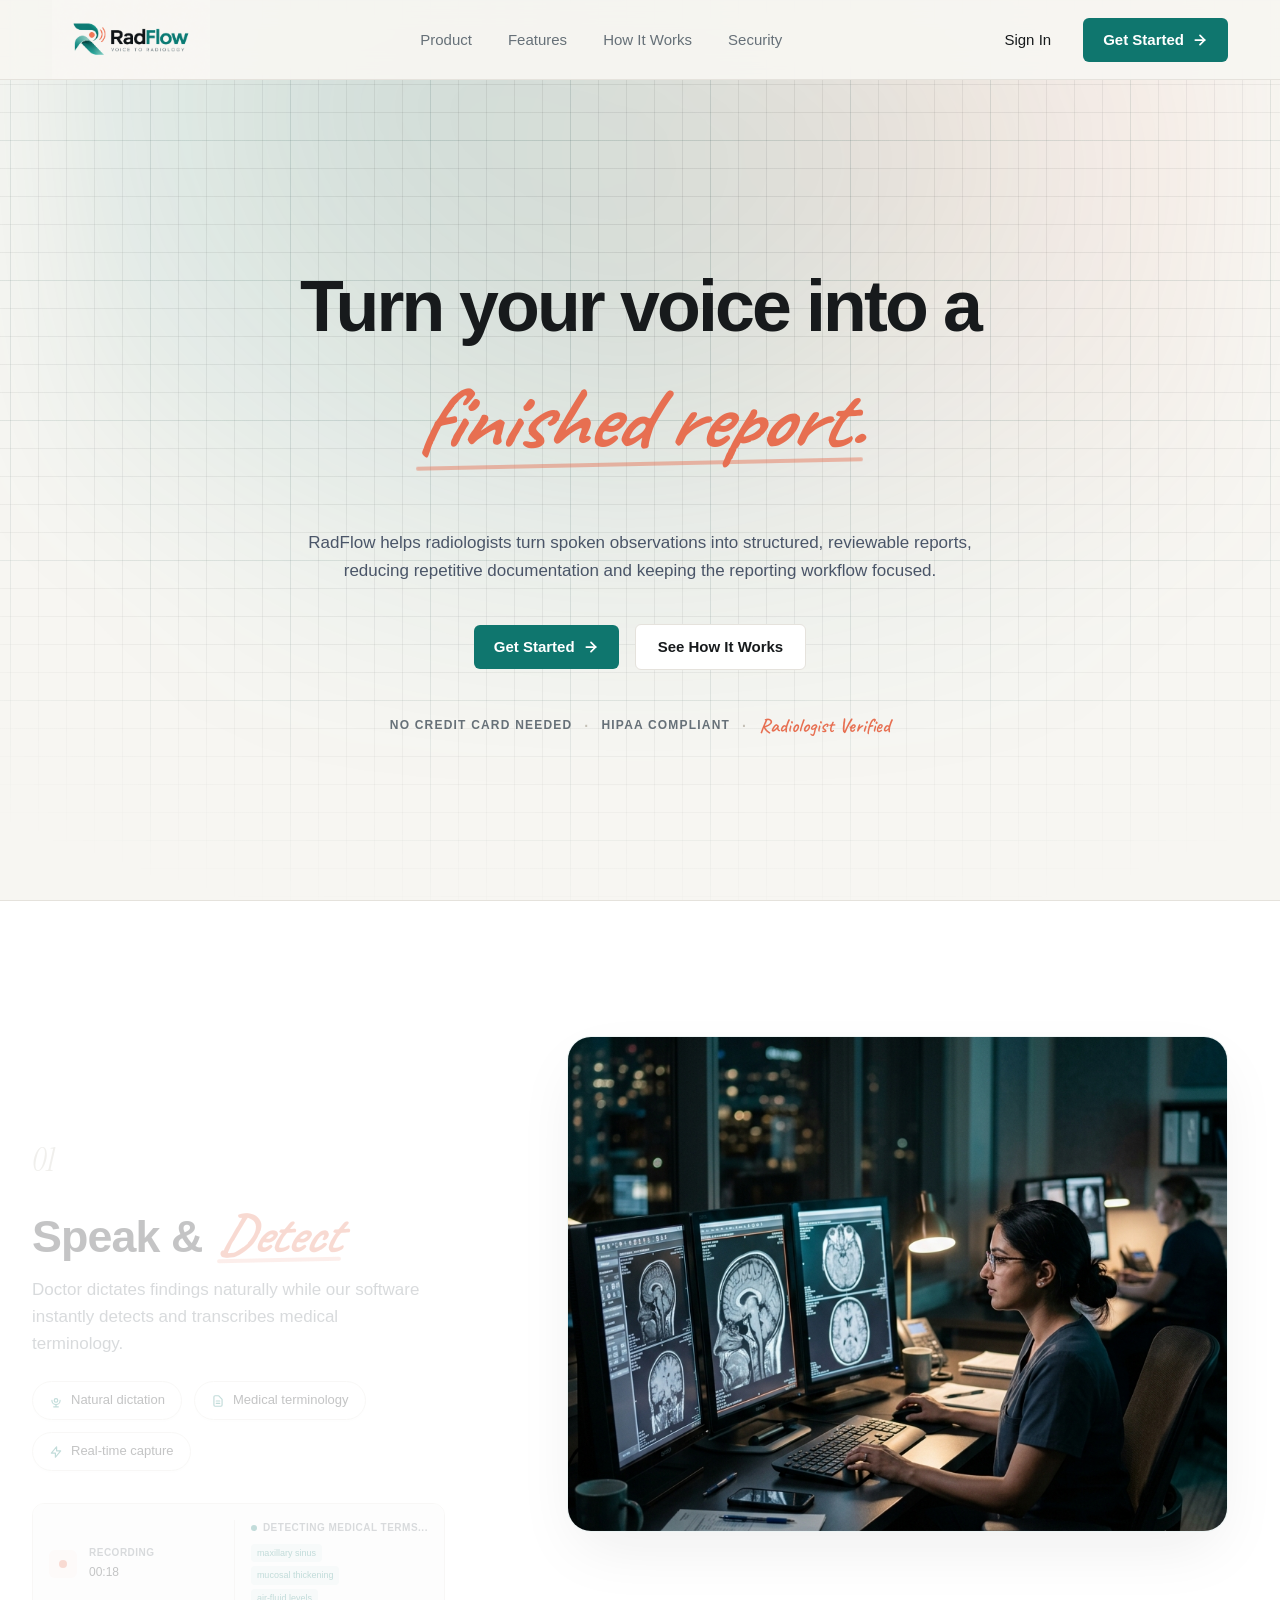
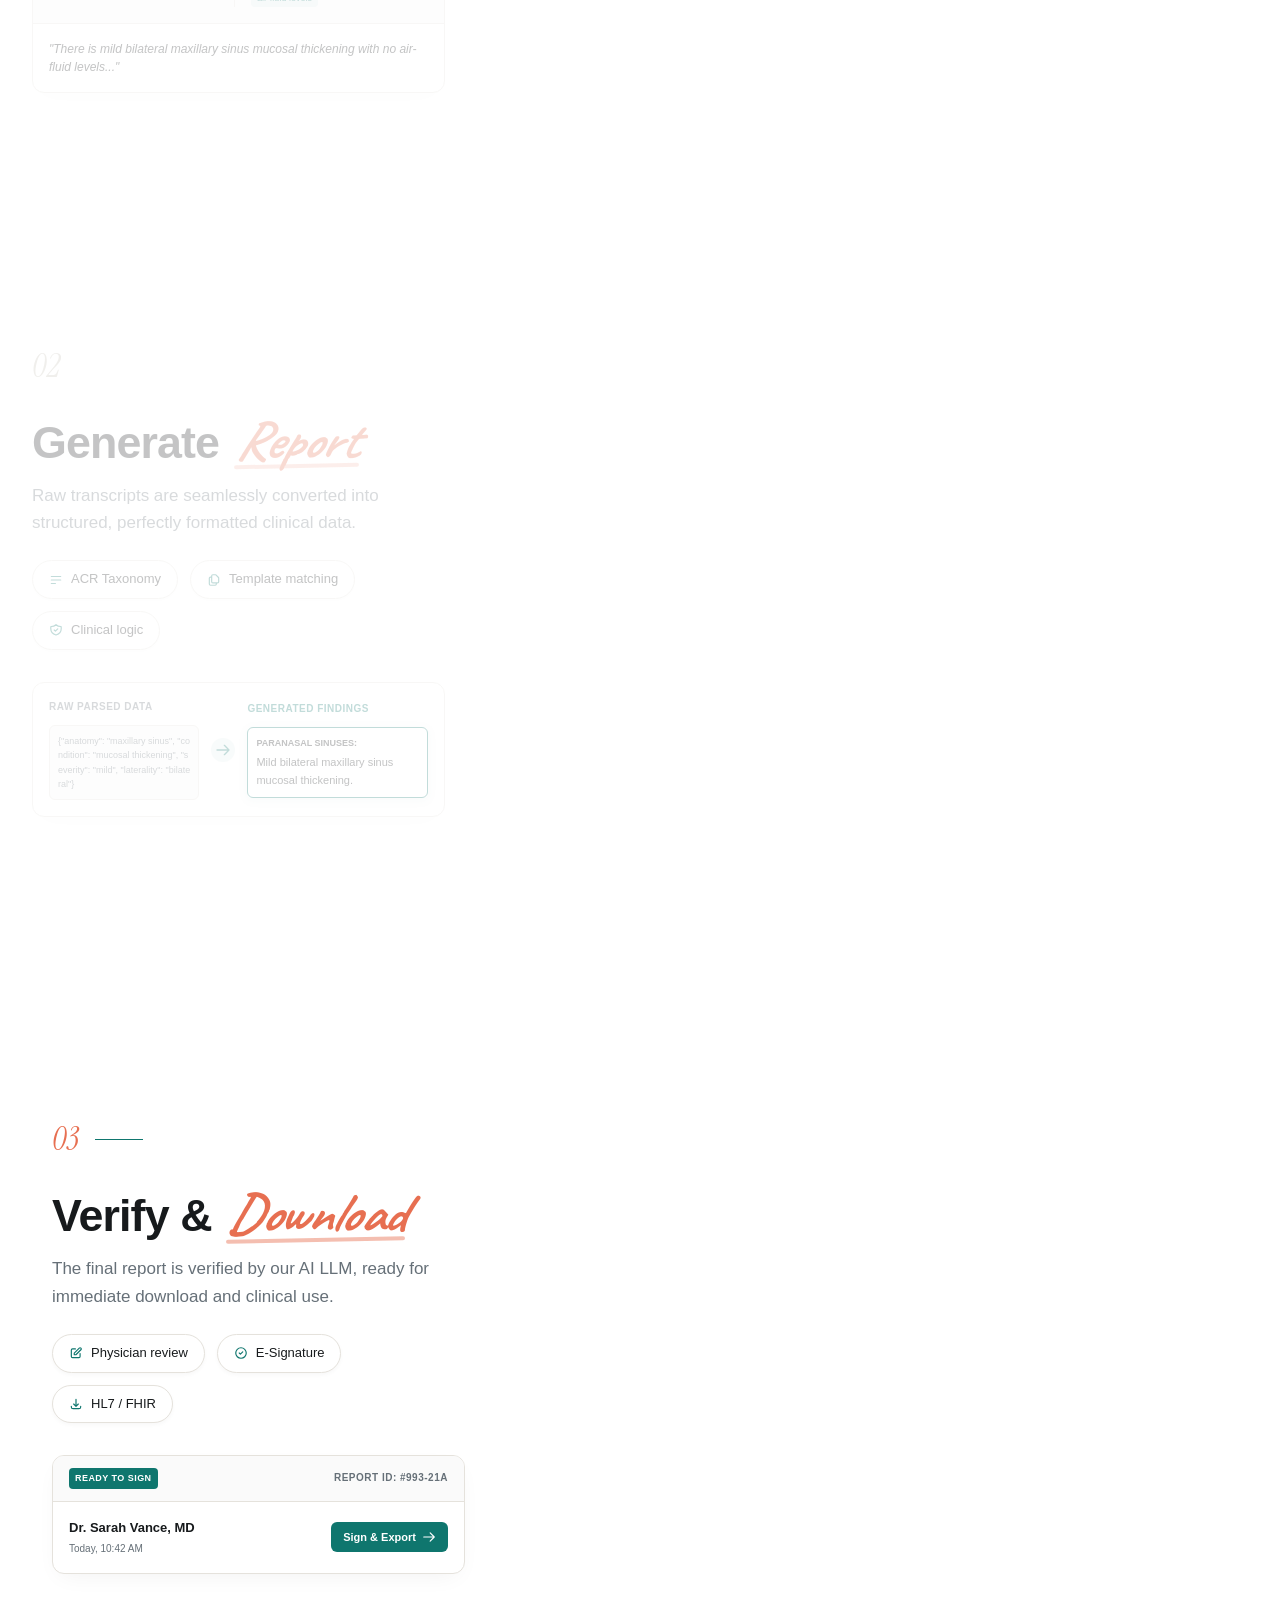
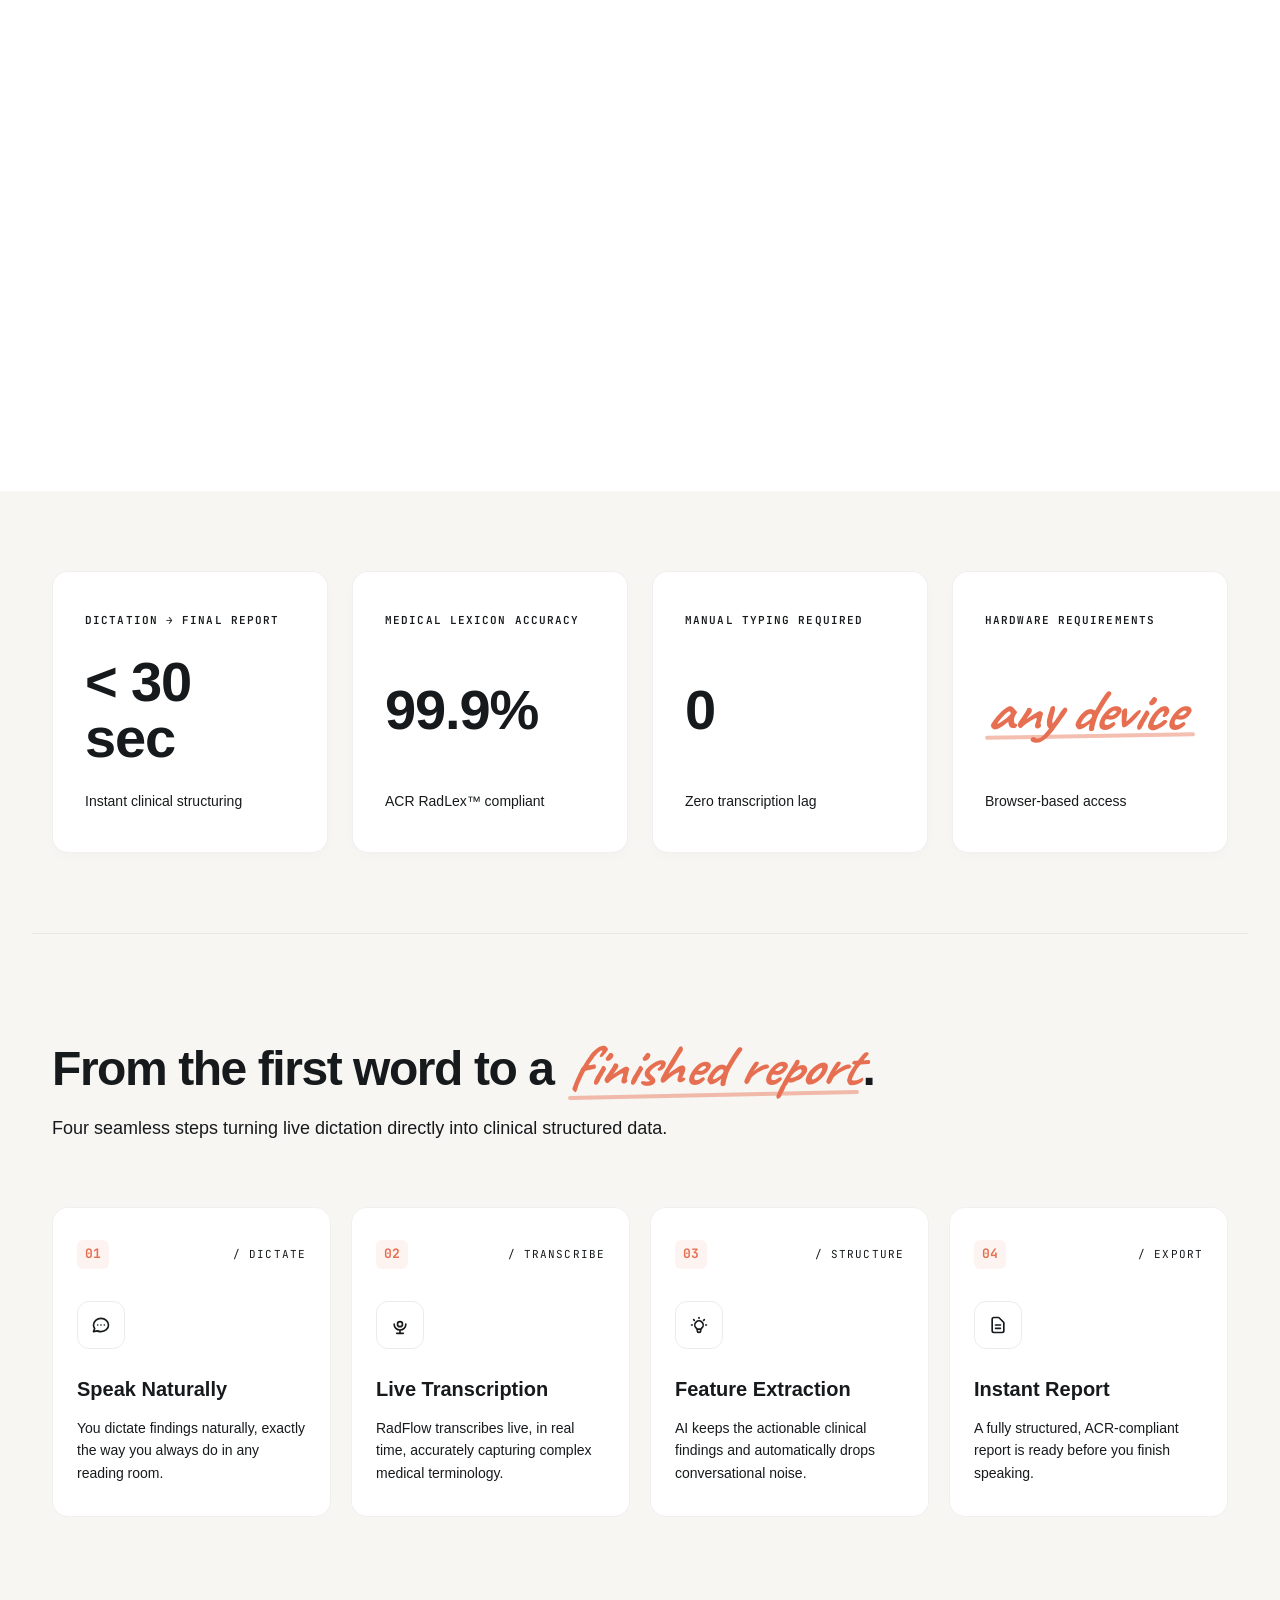
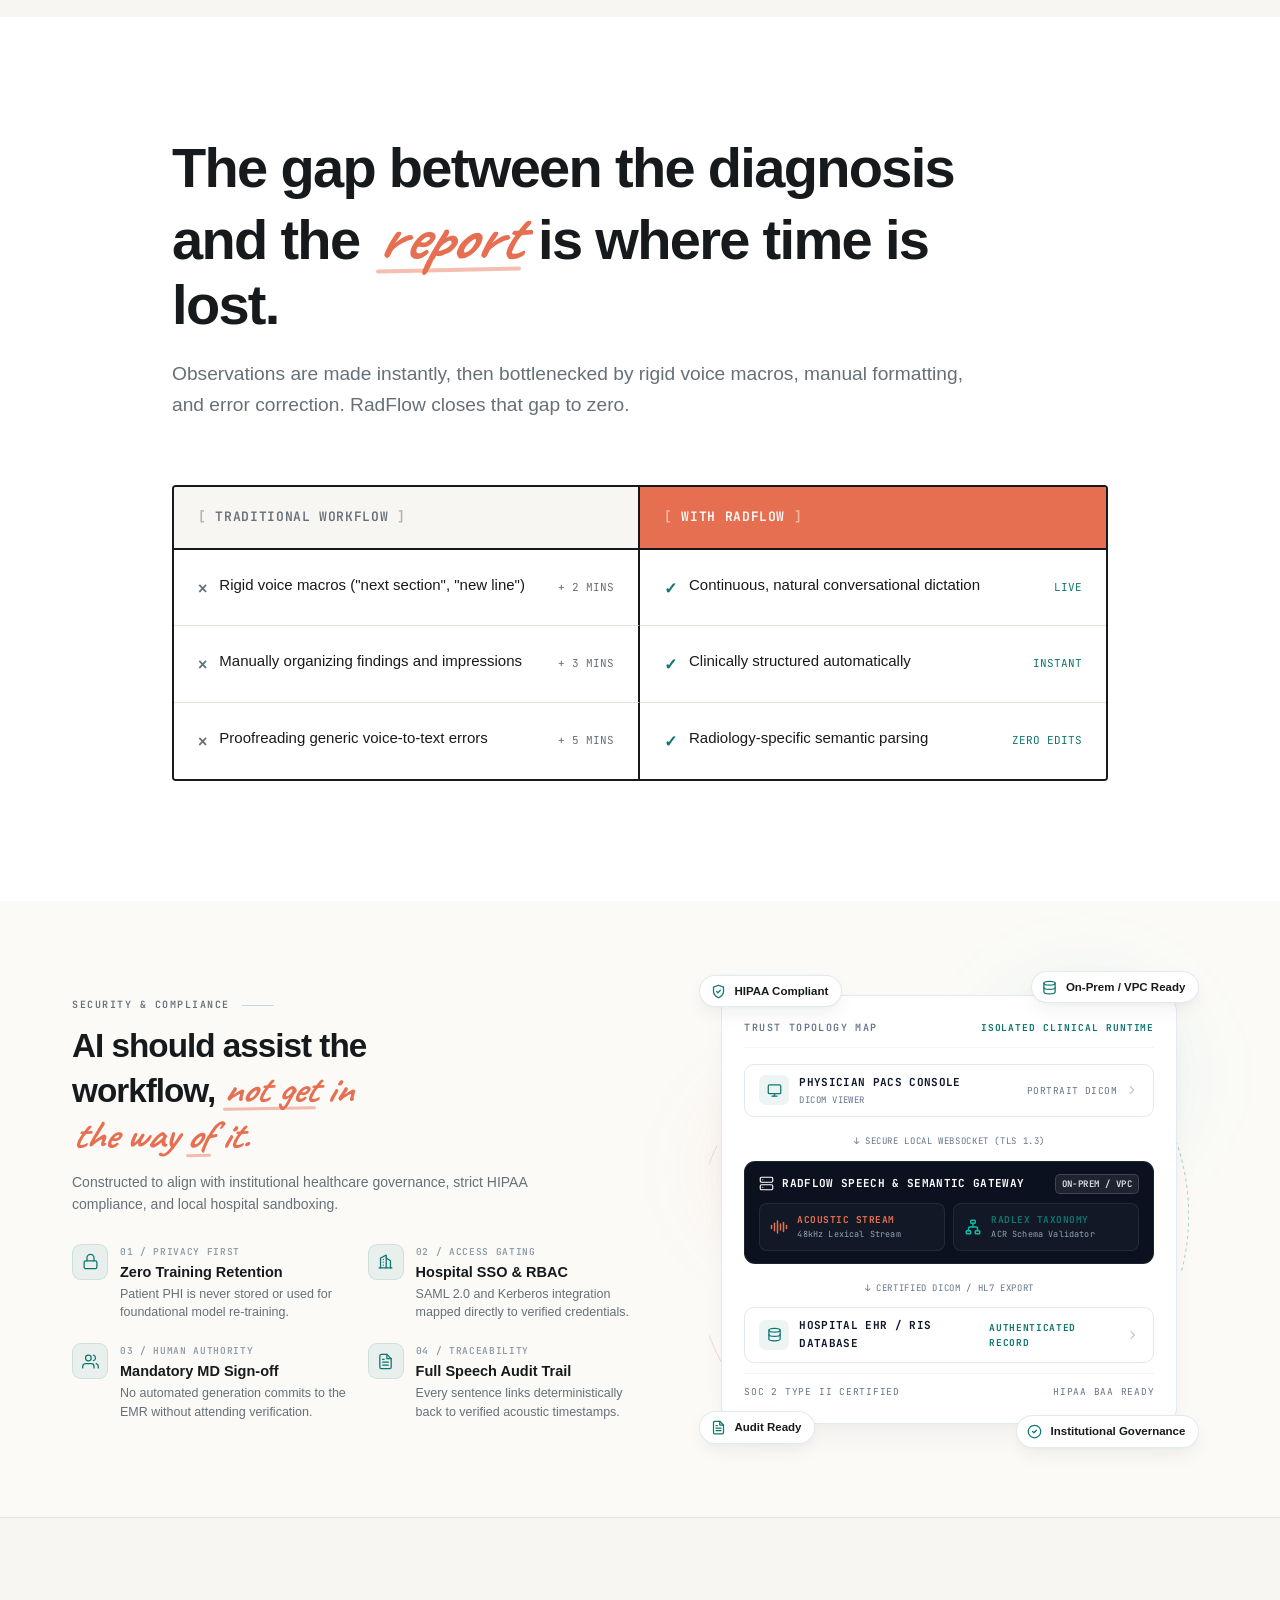
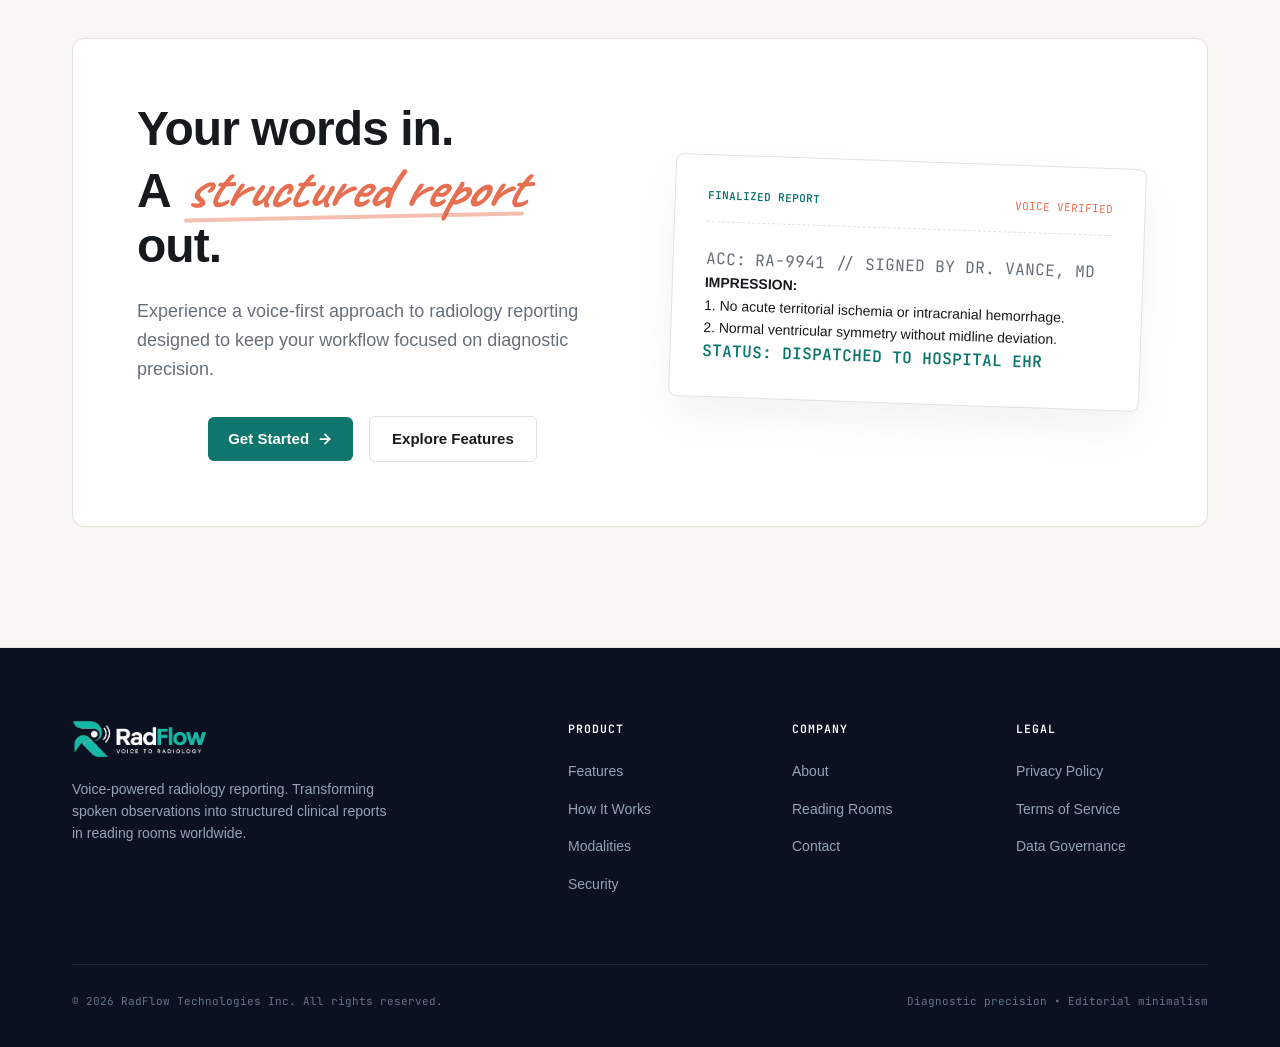
<file: index.html>
<!DOCTYPE html>
<html lang="en">
<head>
  <meta charset="UTF-8">
  <meta name="viewport" content="width=device-width, initial-scale=1.0">
  <title>RadFlow — Voice-Powered Radiology Reporting</title>
  <meta name="description" content="RadFlow helps radiologists turn spoken observations into structured, reviewable reports, reducing repetitive documentation and keeping the reporting workflow focused.">
  
  <!-- Typography: Satoshi, IBM Plex Sans, Instrument Serif, Caveat & JetBrains Mono -->
  <link rel="preconnect" href="https://fonts.googleapis.com">
  <link rel="preconnect" href="https://fonts.gstatic.com" crossorigin>
  <link href="https://fonts.googleapis.com/css2?family=Caveat:wght@400;500;600;700&family=IBM+Plex+Sans:wght@400;500;600;700&family=Instrument+Serif:ital@0;1&family=JetBrains+Mono:wght@400;500;600;700&display=swap" rel="stylesheet">
  <link href="https://api.fontshare.com/v2/css?f[]=satoshi@900,700,500,300,400&display=swap" rel="stylesheet">
  
  <link rel="stylesheet" href="styles.css">
</head>
<body>

  <!-- ========================================================================
       04. NAVIGATION BAR
       ======================================================================== -->
  <header class="site-nav" id="mainNav">
    <div class="nav-container">
      <a href="#hero" class="nav-brand" aria-label="RadFlow Home">
        <img src="assets/logo.png" alt="RadFlow — Voice to Radiology" class="nav-logo-img">
      </a>

      <nav aria-label="Main Navigation">
        <ul class="nav-links">
          <li><a href="#product" class="nav-link">Product</a></li>
          <li><a href="#features" class="nav-link">Features</a></li>
          <li><a href="#how-it-works" class="nav-link">How It Works</a></li>
          <li><a href="#security" class="nav-link">Security</a></li>
        </ul>
      </nav>

      <div class="nav-actions">
        <a href="signin.html" class="btn-link">Sign In</a>
        <a href="signup.html" class="btn-primary">
          <span>Get Started</span>
          <svg class="arrow-icon" width="16" height="16" viewBox="0 0 16 16" fill="none" xmlns="http://www.w3.org/2000/svg">
            <path d="M3.33334 8H12.6667" stroke="currentColor" stroke-width="1.75" stroke-linecap="round" stroke-linejoin="round"/>
            <path d="M8 3.33334L12.6667 8L8 12.6667" stroke="currentColor" stroke-width="1.75" stroke-linecap="round" stroke-linejoin="round"/>
          </svg>
        </a>
      </div>
    </div>
  </header>

  <main>
    <!-- ========================================================================
         05. HERO SECTION
         ======================================================================== -->
    <section class="hero-section" id="hero">
      <!-- Medical Precision Grid & Ambient Spotlight Background Layers -->
      <div class="hero-bg-spotlight" aria-hidden="true"></div>
      <div class="hero-bg-grid" aria-hidden="true"></div>

      <div class="hero-container">
        
        <!-- Hero Editorial Content -->
        <div class="hero-header">
          <h1 class="hero-headline" aria-label="Turn your voice into a finished report.">
            <span class="word-mask" aria-hidden="true"><span class="word">Turn</span></span>
            <span class="word-mask" aria-hidden="true"><span class="word">your</span></span>
            <span class="word-mask" aria-hidden="true"><span class="word">voice</span></span>
            <span class="word-mask" aria-hidden="true"><span class="word">into</span></span>
            <span class="word-mask" aria-hidden="true"><span class="word">a</span></span>
            <span class="word-mask accent-mask" aria-hidden="true"><span class="word headline-accent glow-reveal" id="dynamic-hero-word">finished report.</span></span>
          </h1>

          <p class="hero-copy">
            RadFlow helps radiologists turn spoken observations into structured, reviewable reports, reducing repetitive documentation and keeping the reporting workflow focused.
          </p>

          <div class="hero-cta-group">
            <a href="signup.html" class="btn-primary">
              <span>Get Started</span>
              <svg class="arrow-icon" width="16" height="16" viewBox="0 0 16 16" fill="none" xmlns="http://www.w3.org/2000/svg">
                <path d="M3.33334 8H12.6667" stroke="currentColor" stroke-width="1.75" stroke-linecap="round" stroke-linejoin="round"/>
                <path d="M8 3.33334L12.6667 8L8 12.6667" stroke="currentColor" stroke-width="1.75" stroke-linecap="round" stroke-linejoin="round"/>
              </svg>
            </a>

            <a href="#how-it-works" class="btn-secondary">
              <span>See How It Works</span>
            </a>
          </div>

          <!-- Micro-Trust Line (Inspired by Reference) -->
          <div class="hero-trust-badges">
            <span>NO CREDIT CARD NEEDED</span>
            <span class="trust-bullet">·</span>
            <span>HIPAA COMPLIANT</span>
            <span class="trust-bullet">·</span>
            <span class="trust-highlight">Radiologist Verified</span>
          </div>
        </div>
      </div>
    </section>

    <!-- ====================================================================
         06. THE RADFLOW PROCESS (SCROLLYTELLING)
         ==================================================================== -->
    <section class="process-section" id="how-it-works">
      <div class="process-container">
        
        <div class="process-showcase">
          <div class="process-text-column">
            <!-- massive padding top/bottom to allow scrolling -->
            <div class="process-step" data-step="0">
              <div class="step-indicator">
                <span class="step-num">01</span>
                <span class="step-line"></span>
              </div>
              <div class="step-content">

                <h3 class="step-title">Speak & <span class="headline-accent">Detect</span></h3>
                <p class="step-desc">Doctor dictates findings naturally while our software instantly detects and transcribes medical terminology.</p>
                
                <div class="step-features">
                  <span class="feature-chip">
                    <svg class="w-3.5 h-3.5 text-teal" fill="none" stroke="currentColor" viewBox="0 0 24 24"><path stroke-linecap="round" stroke-linejoin="round" stroke-width="2" d="M19 11a7 7 0 01-7 7m0 0a7 7 0 01-7-7m7 7v4m0 0H8m4 0h4m-4-8a3 3 0 100-6 3 3 0 000 6z"></path></svg>
                    Natural dictation
                  </span>
                  <span class="feature-chip">
                    <svg class="w-3.5 h-3.5 text-teal" fill="none" stroke="currentColor" viewBox="0 0 24 24"><path stroke-linecap="round" stroke-linejoin="round" stroke-width="2" d="M9 12h6m-6 4h6m2 5H7a2 2 0 01-2-2V5a2 2 0 012-2h5.586a1 1 0 01.707.293l5.414 5.414a1 1 0 01.293.707V19a2 2 0 01-2 2z"></path></svg>
                    Medical terminology
                  </span>
                  <span class="feature-chip">
                    <svg class="w-3.5 h-3.5 text-teal" fill="none" stroke="currentColor" viewBox="0 0 24 24"><path stroke-linecap="round" stroke-linejoin="round" stroke-width="2" d="M13 10V3L4 14h7v7l9-11h-7z"></path></svg>
                    Real-time capture
                  </span>
                </div>

                <div class="step-ui-card">
                  <div class="ui-card-top">
                    <div class="ui-recording">
                      <div class="ui-rec-icon"><div class="rec-dot rec-pulse"></div></div>
                      <div class="ui-rec-text">
                        <span class="ui-label">Recording</span>
                        <span class="ui-time">00:18</span>
                      </div>
                    </div>
                    <div class="ui-waveform">
                      <span class="w-1 bg-coral rounded-full animate-wave-1"></span>
                      <span class="w-1 bg-coral rounded-full animate-wave-2"></span>
                      <span class="w-1 bg-coral rounded-full animate-wave-3"></span>
                      <span class="w-1 bg-coral rounded-full animate-wave-4"></span>
                      <span class="w-1 bg-coral rounded-full animate-wave-5"></span>
                      <span class="w-1 bg-coral rounded-full animate-wave-6"></span>
                      <span class="w-1 bg-coral rounded-full animate-wave-7"></span>
                    </div>
                    <div class="ui-detecting">
                      <span class="ui-label flex items-center gap-1.5"><span class="w-1.5 h-1.5 rounded-full bg-teal animate-pulse"></span> Detecting medical terms...</span>
                      <div class="ui-term-pills">
                        <span class="ui-term-pill">maxillary sinus</span>
                        <span class="ui-term-pill">mucosal thickening</span>
                        <span class="ui-term-pill">air-fluid levels</span>
                      </div>
                    </div>
                  </div>
                  <div class="ui-card-bottom">
                    <p class="ui-transcript">"There is mild bilateral maxillary sinus mucosal thickening with no air-fluid levels..."</p>
                  </div>
                </div>
              </div>
            </div>
            
            <div class="process-step" data-step="1">
              <div class="step-indicator">
                <span class="step-num">02</span>
                <span class="step-line"></span>
              </div>
              <div class="step-content">

                <h3 class="step-title">Generate <span class="headline-accent">Report</span></h3>
                <p class="step-desc">Raw transcripts are seamlessly converted into structured, perfectly formatted clinical data.</p>
                
                <div class="step-features">
                  <span class="feature-chip">
                    <svg class="w-3.5 h-3.5 text-teal" fill="none" stroke="currentColor" viewBox="0 0 24 24"><path stroke-linecap="round" stroke-linejoin="round" stroke-width="2" d="M4 6h16M4 12h16M4 18h7"></path></svg>
                    ACR Taxonomy
                  </span>
                  <span class="feature-chip">
                    <svg class="w-3.5 h-3.5 text-teal" fill="none" stroke="currentColor" viewBox="0 0 24 24"><path stroke-linecap="round" stroke-linejoin="round" stroke-width="2" d="M8 7v8a2 2 0 002 2h6M8 7V5a2 2 0 012-2h4.586a1 1 0 01.707.293l4.414 4.414a1 1 0 01.293.707V15a2 2 0 01-2 2h-2M8 7H6a2 2 0 00-2 2v10a2 2 0 002 2h8a2 2 0 002-2v-2"></path></svg>
                    Template matching
                  </span>
                  <span class="feature-chip">
                    <svg class="w-3.5 h-3.5 text-teal" fill="none" stroke="currentColor" viewBox="0 0 24 24"><path stroke-linecap="round" stroke-linejoin="round" stroke-width="2" d="M9 12l2 2 4-4m5.618-4.016A11.955 11.955 0 0112 2.944a11.955 11.955 0 01-8.618 3.04A12.02 12.02 0 003 9c0 5.591 3.824 10.29 9 11.622 5.176-1.332 9-6.03 9-11.622 0-1.042-.133-2.052-.382-3.016z"></path></svg>
                    Clinical logic
                  </span>
                </div>

                <div class="step-ui-card">
                  <div class="ui-card-split">
                    <div class="ui-split-left">
                      <span class="ui-label">RAW PARSED DATA</span>
                      <p class="ui-raw-text">{"anatomy": "maxillary sinus", "condition": "mucosal thickening", "severity": "mild", "laterality": "bilateral"}</p>
                    </div>
                    <div class="ui-split-arrow">
                      <svg class="w-4 h-4 text-teal" fill="none" stroke="currentColor" viewBox="0 0 24 24"><path stroke-linecap="round" stroke-linejoin="round" stroke-width="2" d="M14 5l7 7m0 0l-7 7m7-7H3"></path></svg>
                    </div>
                    <div class="ui-split-right">
                      <span class="ui-label text-teal">GENERATED FINDINGS</span>
                      <div class="ui-structured-box">
                        <span class="ui-section-title">PARANASAL SINUSES:</span>
                        <p class="ui-section-content">Mild bilateral maxillary sinus mucosal thickening.</p>
                      </div>
                    </div>
                  </div>
                </div>

              </div>
            </div>
            
            <div class="process-step" data-step="2">
              <div class="step-indicator">
                <span class="step-num">03</span>
                <span class="step-line"></span>
              </div>
              <div class="step-content">

                <h3 class="step-title">Verify & <span class="headline-accent">Download</span></h3>
                <p class="step-desc">The final report is verified by our AI LLM, ready for immediate download and clinical use.</p>

                <div class="step-features">
                  <span class="feature-chip">
                    <svg class="w-3.5 h-3.5 text-teal" fill="none" stroke="currentColor" viewBox="0 0 24 24"><path stroke-linecap="round" stroke-linejoin="round" stroke-width="2" d="M11 5H6a2 2 0 00-2 2v11a2 2 0 002 2h11a2 2 0 002-2v-5m-1.414-9.414a2 2 0 112.828 2.828L11.828 15H9v-2.828l8.586-8.586z"></path></svg>
                    Physician review
                  </span>
                  <span class="feature-chip">
                    <svg class="w-3.5 h-3.5 text-teal" fill="none" stroke="currentColor" viewBox="0 0 24 24"><path stroke-linecap="round" stroke-linejoin="round" stroke-width="2" d="M9 12l2 2 4-4m6 2a9 9 0 11-18 0 9 9 0 0118 0z"></path></svg>
                    E-Signature
                  </span>
                  <span class="feature-chip">
                    <svg class="w-3.5 h-3.5 text-teal" fill="none" stroke="currentColor" viewBox="0 0 24 24"><path stroke-linecap="round" stroke-linejoin="round" stroke-width="2" d="M4 16v1a3 3 0 003 3h10a3 3 0 003-3v-1m-4-4l-4 4m0 0l-4-4m4 4V4"></path></svg>
                    HL7 / FHIR
                  </span>
                </div>

                <div class="step-ui-card">
                  <div class="ui-card-header">
                    <div class="ui-badge bg-teal text-white">READY TO SIGN</div>
                    <span class="ui-label">Report ID: #993-21A</span>
                  </div>
                  <div class="ui-card-body flex justify-between items-center">
                    <div>
                      <h4 class="ui-physician">Dr. Sarah Vance, MD</h4>
                      <p class="ui-timestamp">Today, 10:42 AM</p>
                    </div>
                    <button class="ui-sign-btn">
                      Sign & Export
                      <svg class="w-3.5 h-3.5" fill="none" stroke="currentColor" viewBox="0 0 24 24"><path stroke-linecap="round" stroke-linejoin="round" stroke-width="2" d="M14 5l7 7m0 0l-7 7m7-7H3"></path></svg>
                    </button>
                  </div>
                </div>

              </div>
            </div>
          </div>
          <div class="process-image-column">
            <div class="process-img-track" id="processImgTrack">
              <div class="process-img-wrapper" data-step="0">
                <img src="assets/clinical_voice_dictation.jpg" alt="Step 1: Speak & Detect">
              </div>
              <div class="process-img-wrapper" data-step="1">
                <img src="assets/process_step2_generate.jpg" alt="Step 2: Generate Report">
              </div>
              <div class="process-img-wrapper" data-step="2">
                <img src="assets/radiologist_reading_pacs.jpg" alt="Step 3: Verify & Download">
              </div>
            </div>
          </div>
        </div>

      </div>
    </section>

    <!-- ========================================================================
         06. METRICS SECTION
         ======================================================================== -->
    <section class="metrics-section" id="metrics">
      <div class="metrics-container">
        <div class="metrics-grid scroll-animate">
          
          <div class="metric-card">
            <span class="metric-label">DICTATION &rarr; FINAL REPORT</span>
            <div class="metric-value">&lt; 30 sec</div>
            <span class="metric-desc">Instant clinical structuring</span>
          </div>

          <div class="metric-card">
            <span class="metric-label">MEDICAL LEXICON ACCURACY</span>
            <div class="metric-value">99.9%</div>
            <span class="metric-desc">ACR RadLex™ compliant</span>
          </div>

          <div class="metric-card">
            <span class="metric-label">MANUAL TYPING REQUIRED</span>
            <div class="metric-value">0</div>
            <span class="metric-desc">Zero transcription lag</span>
          </div>

          <div class="metric-card">
            <span class="metric-label">HARDWARE REQUIREMENTS</span>
            <div class="metric-value accent-value">any device</div>
            <span class="metric-desc">Browser-based access</span>
          </div>

        </div>
      </div>
    </section>

    <div class="section-divider-wrapper">
      <div class="section-divider"></div>
    </div>

    <!-- ====================================================================
         08. CAPABILITIES GRID
         ==================================================================== -->
    <section class="process-cards-section" id="process-cards">
      <div class="process-cards-container">
        
        <div class="process-cards-header text-center scroll-animate">
          <h2 class="modality-title">From the first word to a <span class="headline-accent">finished report</span>.</h2>
          <p class="modality-desc">Four seamless steps turning live dictation directly into clinical structured data.</p>
        </div>

        <div class="process-cards-grid scroll-animate">
          
          <div class="p-card">
            <div class="p-card-header">
              <span class="p-card-num">01</span>
              <span class="p-card-tag">/ DICTATE</span>
            </div>
            <div class="p-card-icon">
              <svg width="20" height="20" fill="none" stroke="currentColor" viewBox="0 0 24 24"><path stroke-linecap="round" stroke-linejoin="round" stroke-width="2" d="M8 12h.01M12 12h.01M16 12h.01M21 12c0 4.418-4.03 8-9 8a9.863 9.863 0 01-4.255-.949L3 20l1.395-3.72C3.512 15.042 3 13.574 3 12c0-4.418 4.03-8 9-8s9 3.582 9 8z"></path></svg>
            </div>
            <h3 class="p-card-title">Speak Naturally</h3>
            <p class="p-card-desc">You dictate findings naturally, exactly the way you always do in any reading room.</p>
          </div>

          <div class="p-card">
            <div class="p-card-header">
              <span class="p-card-num">02</span>
              <span class="p-card-tag">/ TRANSCRIBE</span>
            </div>
            <div class="p-card-icon">
              <svg width="20" height="20" fill="none" stroke="currentColor" viewBox="0 0 24 24"><path stroke-linecap="round" stroke-linejoin="round" stroke-width="2" d="M19 11a7 7 0 01-7 7m0 0a7 7 0 01-7-7m7 7v4m0 0H8m4 0h4m-4-8a3 3 0 100-6 3 3 0 000 6z"></path></svg>
            </div>
            <h3 class="p-card-title">Live Transcription</h3>
            <p class="p-card-desc">RadFlow transcribes live, in real time, accurately capturing complex medical terminology.</p>
          </div>

          <div class="p-card">
            <div class="p-card-header">
              <span class="p-card-num">03</span>
              <span class="p-card-tag">/ STRUCTURE</span>
            </div>
            <div class="p-card-icon">
              <svg width="20" height="20" fill="none" stroke="currentColor" viewBox="0 0 24 24"><path stroke-linecap="round" stroke-linejoin="round" stroke-width="2" d="M9.663 17h4.673M12 3v1m6.364 1.636l-.707.707M21 12h-1M4 12H3m3.343-5.657l-.707-.707m2.828 9.9a5 5 0 117.072 0l-.548.547A3.374 3.374 0 0014 18.469V19a2 2 0 11-4 0v-.531c0-.895-.356-1.754-.988-2.386l-.548-.547z"></path></svg>
            </div>
            <h3 class="p-card-title">Feature Extraction</h3>
            <p class="p-card-desc">AI keeps the actionable clinical findings and automatically drops conversational noise.</p>
          </div>

          <div class="p-card">
            <div class="p-card-header">
              <span class="p-card-num">04</span>
              <span class="p-card-tag">/ EXPORT</span>
            </div>
            <div class="p-card-icon">
              <svg width="20" height="20" fill="none" stroke="currentColor" viewBox="0 0 24 24"><path stroke-linecap="round" stroke-linejoin="round" stroke-width="2" d="M9 12h6m-6 4h6m2 5H7a2 2 0 01-2-2V5a2 2 0 012-2h5.586a1 1 0 01.707.293l5.414 5.414a1 1 0 01.293.707V19a2 2 0 01-2 2z"></path></svg>
            </div>
            <h3 class="p-card-title">Instant Report</h3>
            <p class="p-card-desc">A fully structured, ACR-compliant report is ready before you finish speaking.</p>
          </div>

        </div>
      </div>
    </section>

    <!-- ====================================================================
         09. COMPARISON TABLE SECTION
         ==================================================================== -->
    <section class="comparison-section" id="comparison">
      <div class="comparison-container">
        
        <div class="comparison-header scroll-animate">
          <h2 class="comparison-title">The gap between the diagnosis and the <span class="headline-accent">report</span> is where time is lost.</h2>
          <p class="comparison-desc">Observations are made instantly, then bottlenecked by rigid voice macros, manual formatting, and error correction. RadFlow closes that gap to zero.</p>
        </div>

        <div class="comparison-table-wrapper scroll-animate">
          <div class="comparison-grid">
            
            <!-- Table Header -->
            <div class="comp-col-header before-header">
              <span class="comp-mono-bracket">[</span> TRADITIONAL WORKFLOW <span class="comp-mono-bracket">]</span>
            </div>
            <div class="comp-col-header after-header">
              <span class="comp-mono-bracket">[</span> WITH RADFLOW <span class="comp-mono-bracket">]</span>
            </div>

            <!-- Row 1 -->
            <div class="comp-cell before-cell">
              <div class="comp-cell-content">
                <span class="comp-icon text-muted">×</span>
                <span class="comp-text">Rigid voice macros ("next section", "new line")</span>
              </div>
              <span class="comp-meta text-muted">+ 2 MINS</span>
            </div>
            <div class="comp-cell after-cell">
              <div class="comp-cell-content">
                <span class="comp-icon text-teal">✓</span>
                <span class="comp-text">Continuous, natural conversational dictation</span>
              </div>
              <span class="comp-meta text-teal">LIVE</span>
            </div>

            <!-- Row 2 -->
            <div class="comp-cell before-cell">
              <div class="comp-cell-content">
                <span class="comp-icon text-muted">×</span>
                <span class="comp-text">Manually organizing findings and impressions</span>
              </div>
              <span class="comp-meta text-muted">+ 3 MINS</span>
            </div>
            <div class="comp-cell after-cell">
              <div class="comp-cell-content">
                <span class="comp-icon text-teal">✓</span>
                <span class="comp-text">Clinically structured automatically</span>
              </div>
              <span class="comp-meta text-teal">INSTANT</span>
            </div>

            <!-- Row 3 -->
            <div class="comp-cell before-cell">
              <div class="comp-cell-content">
                <span class="comp-icon text-muted">×</span>
                <span class="comp-text">Proofreading generic voice-to-text errors</span>
              </div>
              <span class="comp-meta text-muted">+ 5 MINS</span>
            </div>
            <div class="comp-cell after-cell">
              <div class="comp-cell-content">
                <span class="comp-icon text-teal">✓</span>
                <span class="comp-text">Radiology-specific semantic parsing</span>
              </div>
              <span class="comp-meta text-teal">ZERO EDITS</span>
            </div>

          </div>
        </div>

      </div>
    </section>

    <!-- ====================================================================
         14. ARCHITECTURE & SECURITY
         ==================================================================== -->
    <section class="section-wrapper bg-surface security-section" id="security">
      <div class="section-container">
        <div class="security-layout">
          
          <!-- Left Column: Copy & 4 Feature Items with Squircle Icons -->
          <div class="security-text-col scroll-animate">
            <div class="security-overline-wrap">
              <span class="security-overline">SECURITY &amp; COMPLIANCE</span>
              <span class="security-overline-line"></span>
            </div>

            <h2 class="security-heading">
              AI should assist the<br class="heading-break">
              workflow, <span class="security-accent-script"><span class="script-underline">not get</span> in<br class="heading-break">
              the way <span class="script-underline">of</span> it.</span>
            </h2>
            <p class="security-desc">Constructed to align with institutional healthcare governance, strict HIPAA compliance, and local hospital sandboxing.</p>
            
            <div class="security-features-grid">
              <!-- Item 01 -->
              <div class="sec-feature-item">
                <div class="sec-icon-box">
                  <svg width="20" height="20" viewBox="0 0 24 24" fill="none" stroke="currentColor" stroke-width="1.8" stroke-linecap="round" stroke-linejoin="round">
                    <rect x="3" y="11" width="18" height="11" rx="2" ry="2"></rect>
                    <path d="M7 11V7a5 5 0 0 1 10 0v4"></path>
                  </svg>
                </div>
                <div class="sec-content">
                  <span class="sec-meta">01 / PRIVACY FIRST</span>
                  <h4 class="sec-title">Zero Training Retention</h4>
                  <p class="sec-desc">Patient PHI is never stored or used for foundational model re-training.</p>
                </div>
              </div>

              <!-- Item 02 -->
              <div class="sec-feature-item">
                <div class="sec-icon-box">
                  <svg width="20" height="20" viewBox="0 0 24 24" fill="none" stroke="currentColor" stroke-width="1.8" stroke-linecap="round" stroke-linejoin="round">
                    <path d="M3 21h18"></path>
                    <path d="M5 21V7l8-4v18"></path>
                    <path d="M19 21V11l-6-4"></path>
                    <path d="M9 9v.01"></path>
                    <path d="M9 13v.01"></path>
                    <path d="M9 17v.01"></path>
                  </svg>
                </div>
                <div class="sec-content">
                  <span class="sec-meta">02 / ACCESS GATING</span>
                  <h4 class="sec-title">Hospital SSO &amp; RBAC</h4>
                  <p class="sec-desc">SAML 2.0 and Kerberos integration mapped directly to verified credentials.</p>
                </div>
              </div>

              <!-- Item 03 -->
              <div class="sec-feature-item">
                <div class="sec-icon-box">
                  <svg width="20" height="20" viewBox="0 0 24 24" fill="none" stroke="currentColor" stroke-width="1.8" stroke-linecap="round" stroke-linejoin="round">
                    <path d="M17 21v-2a4 4 0 0 0-4-4H5a4 4 0 0 0-4 4v2"></path>
                    <circle cx="9" cy="7" r="4"></circle>
                    <path d="M23 21v-2a4 4 0 0 0-3-3.87"></path>
                    <path d="M16 3.13a4 4 0 0 1 0 7.75"></path>
                  </svg>
                </div>
                <div class="sec-content">
                  <span class="sec-meta">03 / HUMAN AUTHORITY</span>
                  <h4 class="sec-title">Mandatory MD Sign-off</h4>
                  <p class="sec-desc">No automated generation commits to the EMR without attending verification.</p>
                </div>
              </div>

              <!-- Item 04 -->
              <div class="sec-feature-item">
                <div class="sec-icon-box">
                  <svg width="20" height="20" viewBox="0 0 24 24" fill="none" stroke="currentColor" stroke-width="1.8" stroke-linecap="round" stroke-linejoin="round">
                    <path d="M14 2H6a2 2 0 0 0-2 2v16a2 2 0 0 0 2 2h12a2 2 0 0 0 2-2V8z"></path>
                    <polyline points="14 2 14 8 20 8"></polyline>
                    <line x1="16" y1="13" x2="8" y2="13"></line>
                    <line x1="16" y1="17" x2="8" y2="17"></line>
                    <polyline points="10 9 9 9 8 9"></polyline>
                  </svg>
                </div>
                <div class="sec-content">
                  <span class="sec-meta">04 / TRACEABILITY</span>
                  <h4 class="sec-title">Full Speech Audit Trail</h4>
                  <p class="sec-desc">Every sentence links deterministically back to verified acoustic timestamps.</p>
                </div>
              </div>
            </div>
          </div>
          
          <!-- Right Column: Interactive Trust Topology Visual with Decorative Orbits, Glows & Badges -->
          <div class="security-visual-col scroll-animate">
            <div class="topo-visual-wrapper">
              
              <!-- Decorative Ambient Glows -->
              <div class="topo-bg-glow-coral"></div>
              <div class="topo-bg-glow-teal"></div>

              <!-- Decorative SVG Orbit & Node Lines -->
              <svg class="topo-orbit-svg" viewBox="0 0 600 520" fill="none" xmlns="http://www.w3.org/2000/svg">
                <pattern id="dotPatternSecurity" x="0" y="0" width="18" height="18" patternUnits="userSpaceOnUse">
                  <circle cx="2" cy="2" r="1.1" fill="#94a3b8" fill-opacity="0.38" />
                </pattern>
                <rect x="25" y="25" width="550" height="470" fill="url(#dotPatternSecurity)" rx="24" />
                
                <!-- Orbital curves -->
                <path d="M 430,10 A 280,280 0 0 1 590,340" stroke="#0F766E" stroke-opacity="0.32" stroke-width="1.25" stroke-dasharray="4 4" fill="none" />
                <path d="M 40,490 A 300,300 0 0 1 10,180" stroke="#E76F51" stroke-opacity="0.25" stroke-width="1.25" fill="none" />
                
                <!-- Orbit glowing node -->
                <circle cx="475" cy="72" r="5" fill="#0F766E" />
                <circle cx="475" cy="72" r="11" stroke="#0F766E" stroke-opacity="0.35" stroke-width="1.5" />
              </svg>

              <!-- Floating Pill 1: Top Left -->
              <div class="topo-floating-pill pill-top-left">
                <div class="pill-icon-wrap">
                  <svg width="18" height="18" viewBox="0 0 24 24" fill="none" stroke="#0F766E" stroke-width="2" stroke-linecap="round" stroke-linejoin="round">
                    <path d="M12 22s8-4 8-10V5l-8-3-8 3v7c0 6 8 10 8 10z"></path>
                    <path d="m9 12 2 2 4-4"></path>
                  </svg>
                </div>
                <span class="pill-text">HIPAA Compliant</span>
              </div>

              <!-- Floating Pill 2: Top Right -->
              <div class="topo-floating-pill pill-top-right">
                <div class="pill-icon-wrap">
                  <svg width="18" height="18" viewBox="0 0 24 24" fill="none" stroke="#0F766E" stroke-width="2" stroke-linecap="round" stroke-linejoin="round">
                    <ellipse cx="12" cy="5" rx="9" ry="3"></ellipse>
                    <path d="M21 12c0 1.66-4 3-9 3s-9-1.34-9-3"></path>
                    <path d="M3 5v14c0 1.66 4 3 9 3s9-1.34 9-3V5"></path>
                  </svg>
                </div>
                <span class="pill-text">On-Prem / VPC Ready</span>
              </div>

              <!-- Floating Pill 3: Bottom Left -->
              <div class="topo-floating-pill pill-bottom-left">
                <div class="pill-icon-wrap">
                  <svg width="18" height="18" viewBox="0 0 24 24" fill="none" stroke="#0F766E" stroke-width="2" stroke-linecap="round" stroke-linejoin="round">
                    <path d="M14 2H6a2 2 0 0 0-2 2v16a2 2 0 0 0 2 2h12a2 2 0 0 0 2-2V8z"></path>
                    <polyline points="14 2 14 8 20 8"></polyline>
                    <line x1="16" y1="13" x2="8" y2="13"></line>
                    <line x1="16" y1="17" x2="8" y2="17"></line>
                    <polyline points="10 9 9 9 8 9"></polyline>
                  </svg>
                </div>
                <span class="pill-text">Audit Ready</span>
              </div>

              <!-- Floating Pill 4: Bottom Right -->
              <div class="topo-floating-pill pill-bottom-right">
                <div class="pill-icon-wrap">
                  <svg width="18" height="18" viewBox="0 0 24 24" fill="none" stroke="#0F766E" stroke-width="2" stroke-linecap="round" stroke-linejoin="round">
                    <path d="M12 22c5.523 0 10-4.477 10-10S17.523 2 12 2 2 6.477 2 12s4.477 10 10 10z"></path>
                    <path d="m9 12 2 2 4-4"></path>
                  </svg>
                </div>
                <span class="pill-text">Institutional Governance</span>
              </div>

              <!-- The Main Topology Card -->
              <div class="topology-map-card">
                <div class="topo-header">
                  <span class="topo-title">TRUST TOPOLOGY MAP</span>
                  <span class="topo-meta-runtime">ISOLATED CLINICAL RUNTIME</span>
                </div>
                <div class="topo-body">
                  <!-- Node 1: PACS Console -->
                  <div class="topo-node outline">
                    <div class="topo-node-left">
                      <div class="topo-node-icon">
                        <svg width="18" height="18" viewBox="0 0 24 24" fill="none" stroke="#0F766E" stroke-width="2" stroke-linecap="round" stroke-linejoin="round">
                          <rect x="2" y="3" width="20" height="14" rx="2" ry="2"></rect>
                          <line x1="8" y1="21" x2="16" y2="21"></line>
                          <line x1="12" y1="17" x2="12" y2="21"></line>
                        </svg>
                      </div>
                      <div class="topo-node-text">
                        <span class="topo-node-title">PHYSICIAN PACS CONSOLE</span>
                        <span class="topo-node-subtitle">DICOM VIEWER</span>
                      </div>
                    </div>
                    <div class="topo-node-right">
                      <span class="topo-node-tag">PORTRAIT DICOM</span>
                      <svg class="topo-chevron" width="16" height="16" viewBox="0 0 24 24" fill="none" stroke="#94a3b8" stroke-width="2" stroke-linecap="round" stroke-linejoin="round">
                        <polyline points="9 18 15 12 9 6"></polyline>
                      </svg>
                    </div>
                  </div>

                  <!-- Connector Arrow 1 -->
                  <div class="topo-arrow">
                    <span class="topo-arrow-text">↓ SECURE LOCAL WEBSOCKET (TLS 1.3)</span>
                  </div>

                  <!-- Node 2: Gateway (Dark Box) -->
                  <div class="topo-node filled">
                    <div class="topo-node-top">
                      <div class="topo-gateway-left">
                        <svg width="18" height="18" viewBox="0 0 24 24" fill="none" stroke="#ffffff" stroke-width="1.8" stroke-linecap="round" stroke-linejoin="round">
                          <rect x="2" y="2" width="20" height="8" rx="2" ry="2"></rect>
                          <rect x="2" y="14" width="20" height="8" rx="2" ry="2"></rect>
                          <line x1="6" y1="6" x2="6.01" y2="6"></line>
                          <line x1="6" y1="18" x2="6.01" y2="18"></line>
                        </svg>
                        <span class="topo-gateway-title">RADFLOW SPEECH &amp; SEMANTIC GATEWAY</span>
                      </div>
                      <span class="badge-vpc">ON-PREM / VPC</span>
                    </div>

                    <div class="topo-node-boxes">
                      <!-- Sub box 1: Acoustic Stream -->
                      <div class="topo-box box-acoustic">
                        <div class="topo-sub-icon icon-acoustic">
                          <svg width="22" height="22" viewBox="0 0 24 24" fill="none" stroke="#E76F51" stroke-width="2" stroke-linecap="round" stroke-linejoin="round">
                            <path d="M2 10v4"></path>
                            <path d="M6 7v10"></path>
                            <path d="M10 4v16"></path>
                            <path d="M14 8v8"></path>
                            <path d="M18 6v12"></path>
                            <path d="M22 10v4"></path>
                          </svg>
                        </div>
                        <div class="topo-sub-content">
                          <span class="topo-sub-title text-coral">ACOUSTIC STREAM</span>
                          <span class="topo-sub-desc">48kHz Lexical Stream</span>
                        </div>
                      </div>

                      <!-- Sub box 2: Radlex Taxonomy -->
                      <div class="topo-box box-taxonomy">
                        <div class="topo-sub-icon icon-taxonomy">
                          <svg width="22" height="22" viewBox="0 0 24 24" fill="none" stroke="#14B8A6" stroke-width="2" stroke-linecap="round" stroke-linejoin="round">
                            <rect x="9" y="3" width="6" height="4" rx="1"></rect>
                            <path d="M12 7v5"></path>
                            <rect x="3" y="17" width="6" height="4" rx="1"></rect>
                            <rect x="15" y="17" width="6" height="4" rx="1"></rect>
                            <path d="M6 17v-3a2 2 0 0 1 2-2h8a2 2 0 0 1 2 2v3"></path>
                          </svg>
                        </div>
                        <div class="topo-sub-content">
                          <span class="topo-sub-title text-teal">RADLEX TAXONOMY</span>
                          <span class="topo-sub-desc">ACR Schema Validator</span>
                        </div>
                      </div>
                    </div>
                  </div>

                  <!-- Connector Arrow 2 -->
                  <div class="topo-arrow">
                    <span class="topo-arrow-text">↓ CERTIFIED DICOM / HL7 EXPORT</span>
                  </div>

                  <!-- Node 3: Hospital EHR / RIS Database -->
                  <div class="topo-node outline">
                    <div class="topo-node-left">
                      <div class="topo-node-icon">
                        <svg width="18" height="18" viewBox="0 0 24 24" fill="none" stroke="#0F766E" stroke-width="2" stroke-linecap="round" stroke-linejoin="round">
                          <ellipse cx="12" cy="5" rx="9" ry="3"></ellipse>
                          <path d="M21 12c0 1.66-4 3-9 3s-9-1.34-9-3"></path>
                          <path d="M3 5v14c0 1.66 4 3 9 3s9-1.34 9-3V5"></path>
                        </svg>
                      </div>
                      <span class="topo-node-title">HOSPITAL EHR / RIS DATABASE</span>
                    </div>
                    <div class="topo-node-right">
                      <span class="topo-auth-badge">AUTHENTICATED RECORD</span>
                      <svg class="topo-chevron" width="16" height="16" viewBox="0 0 24 24" fill="none" stroke="#94a3b8" stroke-width="2" stroke-linecap="round" stroke-linejoin="round">
                        <polyline points="9 18 15 12 9 6"></polyline>
                      </svg>
                    </div>
                  </div>
                </div>

                <div class="topo-footer">
                  <span>SOC 2 TYPE II CERTIFIED</span>
                  <span>HIPAA BAA READY</span>
                </div>
              </div>

            </div>
          </div>
        </div>
      </div>
    </section>

    <!-- ====================================================================
         15. FINAL CTA
         ==================================================================== -->
    <section class="section-wrapper bg-ivory" id="get-started">
      <div class="section-container">
        <div class="cta-layout">
          <div class="cta-text">


            <h2 class="section-title">Your words in.<br>A <span class="headline-accent">structured report</span> out.</h2>
            <p class="section-desc mb-8">Experience a voice-first approach to radiology reporting designed to keep your workflow focused on diagnostic precision.</p>
            <div class="hero-cta-group">
              <a href="signup.html" class="btn-primary">
                <span>Get Started</span>
                <svg class="arrow-icon" width="16" height="16" viewBox="0 0 16 16" fill="none" xmlns="http://www.w3.org/2000/svg">
                  <path d="M3.33334 8H12.6667" stroke="currentColor" stroke-width="1.75" stroke-linecap="round" stroke-linejoin="round"/>
                  <path d="M8 3.33334L12.6667 8L8 12.6667" stroke="currentColor" stroke-width="1.75" stroke-linecap="round" stroke-linejoin="round"/>
                </svg>
              </a>
              <a href="#features" class="btn-secondary">
                <span>Explore Features</span>
              </a>
            </div>
          </div>
          <div class="cta-visual">
            <div class="cta-report-card">
              <div class="cta-report-header">
                <span class="text-teal font-semibold">FINALIZED REPORT</span>
                <span class="text-coral flex items-center gap-1"><span class="status-dot dot-coral"></span> VOICE VERIFIED</span>
              </div>
              <div class="cta-report-body">
                <span class="text-muted text-[10px] font-mono block mb-2">ACC: RA-9941 // SIGNED BY DR. VANCE, MD</span>
                <p class="font-bold mb-1 text-sm">IMPRESSION:</p>
                <p class="text-sm mb-1">1. No acute territorial ischemia or intracranial hemorrhage.</p>
                <p class="text-sm mb-3">2. Normal ventricular symmetry without midline deviation.</p>
                <span class="text-teal text-[11px] font-mono font-semibold">STATUS: DISPATCHED TO HOSPITAL EHR</span>
              </div>
            </div>
          </div>
        </div>
      </div>
    </section>

  </main>

  <!-- ========================================================================
       FOOTER
       ======================================================================== -->
  <footer class="site-footer">
    <div class="section-container">
      <div class="footer-top">
        <div class="footer-brand">
          <a href="#hero" class="footer-brand-link" aria-label="RadFlow Home">
            <img src="assets/logo-white.png" alt="RadFlow" class="footer-logo">
          </a>
          <p class="footer-desc">Voice-powered radiology reporting. Transforming spoken observations into structured clinical reports in reading rooms worldwide.</p>
        </div>
        <div class="footer-links-wrapper">
          <div class="footer-col">
            <h5 class="footer-heading">Product</h5>
            <ul class="footer-nav">
              <li><a href="#features">Features</a></li>
              <li><a href="#how-it-works">How It Works</a></li>
              <li><a href="#modalities">Modalities</a></li>
              <li><a href="#security">Security</a></li>
            </ul>
          </div>
          <div class="footer-col">
            <h5 class="footer-heading">Company</h5>
            <ul class="footer-nav">
              <li><a href="#">About</a></li>
              <li><a href="#">Reading Rooms</a></li>
              <li><a href="#">Contact</a></li>
            </ul>
          </div>
          <div class="footer-col">
            <h5 class="footer-heading">Legal</h5>
            <ul class="footer-nav">
              <li><a href="#">Privacy Policy</a></li>
              <li><a href="#">Terms of Service</a></li>
              <li><a href="#">Data Governance</a></li>
            </ul>
          </div>
        </div>
      </div>
      <div class="footer-bottom">
        <span>© 2026 RadFlow Technologies Inc. All rights reserved.</span>
        <span>Diagnostic precision • Editorial minimalism</span>
      </div>
    </div>
  </footer>

  <script src="script.js"></script>
</body>
</html>
</file>
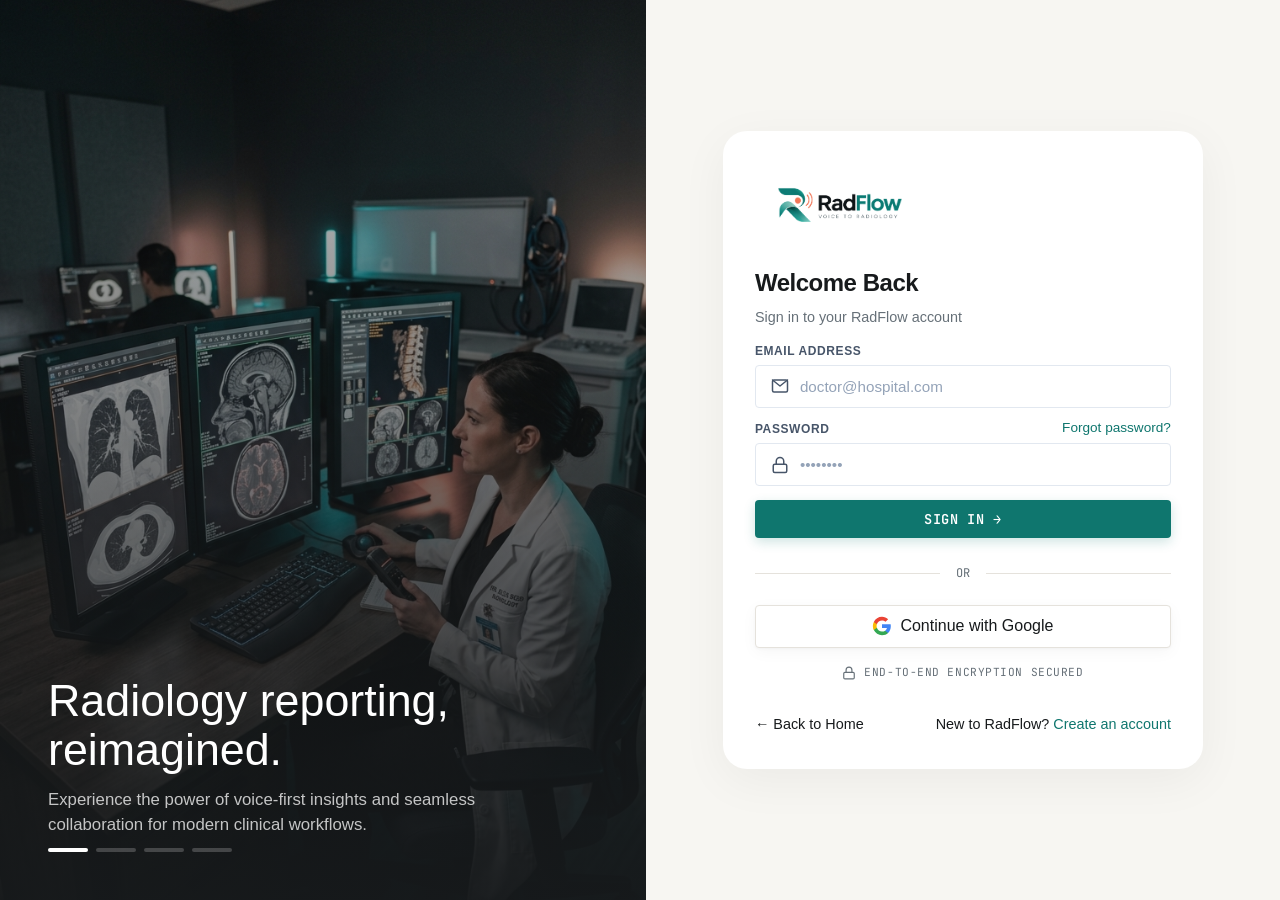
<file: signin.html>
<!DOCTYPE html>
<html lang="en">
<head>
    <meta charset="UTF-8">
    <meta name="viewport" content="width=device-width, initial-scale=1.0">
    <title>Sign In - RadFlow</title>
    <link href="https://api.fontshare.com/v2/css?f[]=satoshi@400,500,700,900&display=swap" rel="stylesheet">
    <link rel="preconnect" href="https://fonts.googleapis.com">
    <link rel="preconnect" href="https://fonts.gstatic.com" crossorigin>
    <link href="https://fonts.googleapis.com/css2?family=JetBrains+Mono:wght@400;700&display=swap" rel="stylesheet">
    <link rel="stylesheet" href="styles.css">
    <link rel="stylesheet" href="auth.css">
</head>
<body>
    <div class="auth-layout">
        <!-- Left Slider -->
        <div class="auth-slider">
            <img src="assets/auth_hero_1.jpg" alt="Medical Workspace" class="slider-img active">
            <img src="assets/auth_hero_2.jpg" alt="Doctors collaborating" class="slider-img">
            <img src="assets/auth_hero_3.jpg" alt="Radiologist at work" class="slider-img">
            <img src="assets/auth_hero_4.jpg" alt="Medical Boardroom" class="slider-img">
            
            <div class="slider-overlay">
                <div class="slider-content">
                    <div class="slider-text-item active">
                        <h2>Radiology reporting, reimagined.</h2>
                        <p>Experience the power of voice-first insights and seamless collaboration for modern clinical workflows.</p>
                    </div>
                    <div class="slider-text-item">
                        <h2>AI-powered diagnostic precision.</h2>
                        <p>Accelerate your reads with intelligent detection algorithms and contextual medical NLP.</p>
                    </div>
                    <div class="slider-text-item">
                        <h2>Seamless clinical collaboration.</h2>
                        <p>Share findings and collaborate with referring physicians securely in real-time.</p>
                    </div>
                    <div class="slider-text-item">
                        <h2>Enterprise-grade security.</h2>
                        <p>Built from the ground up to exceed HIPAA requirements and protect patient data.</p>
                    </div>
                </div>
                <div class="slider-pagination">
                        <div class="slider-dot active" onclick="changeSlide(0)"></div>
                        <div class="slider-dot" onclick="changeSlide(1)"></div>
                        <div class="slider-dot" onclick="changeSlide(2)"></div>
                        <div class="slider-dot" onclick="changeSlide(3)"></div>
                    </div>
                </div>
            </div>

        <!-- Right Form -->
        <div class="auth-form-container">
            <!-- Floating Form Card -->
            <div class="auth-card">
                <div class="auth-header">
                    <a href="index.html"><img src="assets/logo-transparent.png" alt="RadFlow" class="auth-logo"></a>
                    <h1>Welcome Back</h1>
                    <p>Sign in to your RadFlow account</p>
                </div>

                <form class="auth-form" action="#" method="POST" onsubmit="event.preventDefault();">
                    <div class="form-group">
                        <label for="email">Email Address</label>
                        <div class="input-with-icon">
                            <svg class="input-icon" width="18" height="18" viewBox="0 0 24 24" fill="none" stroke="currentColor" stroke-width="2" stroke-linecap="round" stroke-linejoin="round"><rect x="2" y="4" width="20" height="16" rx="2" ry="2"></rect><path d="m2 4 10 8 10-8"></path></svg>
                            <input type="email" id="email" class="form-input" placeholder="doctor@hospital.com" required>
                        </div>
                    </div>
                    
                    <div class="form-group">
                        <div class="label-row">
                            <label for="password">Password</label>
                            <a href="#" class="forgot-link">Forgot password?</a>
                        </div>
                        <div class="input-with-icon">
                            <svg class="input-icon" width="18" height="18" viewBox="0 0 24 24" fill="none" stroke="currentColor" stroke-width="2" stroke-linecap="round" stroke-linejoin="round"><rect x="3" y="11" width="18" height="11" rx="2" ry="2"></rect><path d="M7 11V7a5 5 0 0 1 10 0v4"></path></svg>
                            <input type="password" id="password" class="form-input" placeholder="••••••••" required>
                        </div>
                    </div>

                    <div class="auth-actions">
                        <button type="submit" class="btn btn-primary">Sign In &rarr;</button>
                    </div>

                    <div class="auth-divider">
                        <span>OR</span>
                    </div>

                    <button type="button" class="btn btn-google">
                        <svg class="google-icon" viewBox="0 0 24 24" xmlns="http://www.w3.org/2000/svg">
                            <path d="M22.56 12.25c0-.78-.07-1.53-.2-2.25H12v4.26h5.92c-.26 1.37-1.04 2.53-2.21 3.31v2.77h3.57c2.08-1.92 3.28-4.74 3.28-8.09z" fill="#4285F4"/>
                            <path d="M12 23c2.97 0 5.46-.98 7.28-2.66l-3.57-2.77c-.98.66-2.23 1.06-3.71 1.06-2.86 0-5.29-1.93-6.16-4.53H2.18v2.84C3.99 20.53 7.7 23 12 23z" fill="#34A853"/>
                            <path d="M5.84 14.09c-.22-.66-.35-1.36-.35-2.09s.13-1.43.35-2.09V7.07H2.18C1.43 8.55 1 10.22 1 12s.43 3.45 1.18 4.93l2.85-2.22.81-.62z" fill="#FBBC05"/>
                            <path d="M12 5.38c1.62 0 3.06.56 4.21 1.64l3.15-3.15C17.45 2.09 14.97 1 12 1 7.7 1 3.99 3.47 2.18 7.07l3.66 2.84c.87-2.6 3.3-4.53 6.16-4.53z" fill="#EA4335"/>
                        </svg>
                        Continue with Google
                    </button>
                </form>

                <div class="auth-security">
                    <svg width="14" height="14" viewBox="0 0 24 24" fill="none" stroke="currentColor" stroke-width="2" stroke-linecap="round" stroke-linejoin="round"><rect x="3" y="11" width="18" height="11" rx="2" ry="2"></rect><path d="M7 11V7a5 5 0 0 1 10 0v4"></path></svg>
                    END-TO-END ENCRYPTION SECURED
                </div>

                <div class="auth-footer" style="display: flex; justify-content: space-between; margin-top: 2rem; font-size: 0.9rem;">
                    <a href="index.html" style="color: var(--text-charcoal); text-decoration: none; font-weight: 500;">&larr; Back to Home</a>
                    <a href="signup.html" style="color: var(--text-charcoal); text-decoration: none;">New to RadFlow? <span style="color: var(--accent-teal); font-weight: 500;">Create an account</span></a>
                </div>
            </div>
        </div>
    </div>

    <script>
        // Simple slider logic
        let currentSlide = 0;
        const slides = document.querySelectorAll('.slider-img');
        const dots = document.querySelectorAll('.slider-dot');
        const texts = document.querySelectorAll('.slider-text-item');

        function changeSlide(index) {
            slides[currentSlide].classList.remove('active');
            dots[currentSlide].classList.remove('active');
            texts[currentSlide].classList.remove('active');
            
            currentSlide = index;
            
            slides[currentSlide].classList.add('active');
            dots[currentSlide].classList.add('active');
            texts[currentSlide].classList.add('active');
        }

        setInterval(() => {
            let nextSlide = (currentSlide + 1) % slides.length;
            changeSlide(nextSlide);
        }, 5000);
    </script>
</body>
</html>
</file>
<file: styles.css>
/* ==========================================================================
   RADFLOW — DESIGN SYSTEM & HERO STYLES
   Medical precision + premium SaaS + editorial minimalism
   ========================================================================== */

:root {
  /* Brand Colors */
  --bg-ivory: #F7F6F2;
  --text-charcoal: #171A1C;
  --text-secondary: #667078;
  --accent-teal: #0F766E;
  --accent-teal-hover: #0D655E;
  --accent-teal-subtle: rgba(15, 118, 110, 0.08);
  --accent-coral: #E76F51;
  --accent-coral-subtle: rgba(231, 111, 81, 0.12);
  --surface-white: #FFFFFF;
  --border-subtle: #E5E2DC;
  --border-focus: #C4C0B6;

  /* Typography */
  --font-main: 'Satoshi', -apple-system, BlinkMacSystemFont, 'Segoe UI', Roboto, sans-serif;
  --font-report: 'IBM Plex Sans', -apple-system, BlinkMacSystemFont, monospace, sans-serif;
  --font-serif: 'Instrument Serif', Georgia, serif;
  --font-handwriting: 'Caveat', cursive, sans-serif;

  /* Spacing & Layout */
  --nav-height: 80px;
  --container-max: 1240px;
  --radius-xs: 4px;
  --radius-sm: 6px;
  --radius-card: 8px; /* Strict 8px maximum */

  /* Shadows - Whispering, non-intrusive */
  --shadow-subtle: 0 1px 3px rgba(23, 26, 28, 0.03), 0 4px 16px rgba(23, 26, 28, 0.04);
  --shadow-frame: 0 12px 36px -4px rgba(23, 26, 28, 0.07), 0 2px 8px -1px rgba(23, 26, 28, 0.03);

  /* Transitions */
  --ease-editorial: cubic-bezier(0.16, 1, 0.3, 1);
  --transition-slider: 700ms cubic-bezier(0.2, 0.8, 0.2, 1);
}

/* Reset & Box Sizing */
*, *::before, *::after {
  box-sizing: border-box;
  margin: 0;
  padding: 0;
}

html {
  font-family: var(--font-main);
  background-color: var(--bg-ivory);
  color: var(--text-charcoal);
  -webkit-font-smoothing: antialiased;
  -moz-osx-font-smoothing: grayscale;
  scroll-behavior: smooth;
  text-rendering: optimizeLegibility;
}

body {
  min-height: 100vh;
  background-color: var(--bg-ivory);
  color: var(--text-charcoal);
  line-height: 1.6;
  font-size: 16px;
  font-weight: 400;
  overflow-x: hidden;
}

a {
  color: inherit;
  text-decoration: none;
}

button {
  font-family: inherit;
  cursor: pointer;
  border: none;
  background: none;
}

/* ==========================================================================
   NAVIGATION
   ========================================================================== */

.site-nav {
  position: fixed;
  top: 0;
  left: 0;
  right: 0;
  height: var(--nav-height);
  background-color: rgba(247, 246, 242, 0.94);
  backdrop-filter: blur(12px);
  -webkit-backdrop-filter: blur(12px);
  border-bottom: 1px solid var(--border-subtle);
  z-index: 1000;
  transition: background-color 250ms ease, border-color 250ms ease;
}

.site-nav.scrolled {
  background-color: rgba(247, 246, 242, 0.98);
  border-bottom-color: #DAD6CE;
}

.nav-container {
  max-width: var(--container-max);
  height: 100%;
  margin: 0 auto;
  padding: 0 32px;
  display: flex;
  align-items: center;
  justify-content: space-between;
}

/* Logo */
.nav-brand {
  display: flex;
  align-items: center;
  gap: 12px;
}

.nav-logo-img {
  height: 79px;
  width: auto;
  max-width: 300px;
  object-fit: contain;
  display: block;
}

/* Nav Menu */
.nav-links {
  display: flex;
  align-items: center;
  gap: 36px;
  list-style: none;
}

.nav-link {
  font-size: 15px;
  font-weight: 500;
  color: var(--text-secondary);
  transition: color 150ms ease;
  padding: 8px 0;
  position: relative;
}

.nav-link:hover {
  color: var(--text-charcoal);
}

.nav-link::after {
  content: '';
  position: absolute;
  bottom: 0;
  left: 0;
  width: 0;
  height: 1px;
  background-color: var(--accent-teal);
  transition: width 200ms ease;
}

.nav-link:hover::after {
  width: 100%;
}

/* Nav Actions */
.nav-actions {
  display: flex;
  align-items: center;
  gap: 20px;
}

.btn-link {
  font-size: 15px;
  font-weight: 500;
  color: var(--text-charcoal);
  padding: 8px 12px;
  border-radius: var(--radius-sm);
  transition: color 150ms ease, background-color 150ms ease;
}

.btn-link:hover {
  background-color: rgba(23, 26, 28, 0.04);
}

.btn-primary {
  display: inline-flex;
  align-items: center;
  gap: 8px;
  font-size: 15px;
  font-weight: 600;
  background-color: var(--accent-teal);
  color: #FFFFFF;
  padding: 10px 20px;
  border-radius: var(--radius-sm);
  transition: background-color 180ms ease, transform 150ms ease, box-shadow 180ms ease;
}

.btn-primary:hover {
  background-color: var(--accent-teal-hover);
  transform: translateY(-1px);
  box-shadow: 0 4px 12px rgba(15, 118, 110, 0.2);
}

.btn-primary:active {
  transform: translateY(0);
}

.btn-primary .arrow-icon {
  transition: transform 180ms ease;
}

.btn-primary:hover .arrow-icon {
  transform: translateX(3px);
}

.btn-secondary {
  display: inline-flex;
  align-items: center;
  gap: 8px;
  font-size: 15px;
  font-weight: 600;
  background-color: var(--surface-white);
  color: var(--text-charcoal);
  border: 1px solid var(--border-subtle);
  padding: 10px 22px;
  border-radius: var(--radius-sm);
  transition: background-color 180ms ease, border-color 180ms ease, transform 150ms ease;
}

.btn-secondary:hover {
  background-color: #FAF9F6;
  border-color: var(--border-focus);
  transform: translateY(-1px);
}

.btn-secondary:active {
  transform: translateY(0);
}

/* ==========================================================================
   HERO SECTION
   ========================================================================== */

.hero-section {
  position: relative;
  padding-top: calc(var(--nav-height) + 28px);
  padding-bottom: 0;
  overflow: hidden;
  background-color: var(--bg-ivory);
  min-height: 100vh;
  min-height: 100dvh;
  display: flex;
  flex-direction: column;
  justify-content: center;
}

/* Medical Precision Coordinate Grid Background */
.hero-bg-grid {
  position: absolute;
  top: 0;
  left: 0;
  right: 0;
  bottom: 0;
  pointer-events: none;
  z-index: 0;
  background-image:
    /* 28px x 28px mathematical coordinate grid */
    linear-gradient(to right, rgba(23, 26, 28, 0.09) 1px, transparent 1px),
    linear-gradient(to bottom, rgba(23, 26, 28, 0.09) 1px, transparent 1px),
    /* 140px major diagnostic grid lines */
    linear-gradient(to right, rgba(15, 118, 110, 0.08) 1px, transparent 1px),
    linear-gradient(to bottom, rgba(15, 118, 110, 0.08) 1px, transparent 1px);
  background-size: 28px 28px, 28px 28px, 140px 140px, 140px 140px;
  background-position: center top;
  /* Circular radial mask: softly visible across canvas, dissolves smoothly at edges */
  mask-image: radial-gradient(ellipse 90% 80% at 50% 30%, rgba(0, 0, 0, 1) 0%, rgba(0, 0, 0, 0.6) 60%, transparent 95%);
  -webkit-mask-image: radial-gradient(ellipse 90% 80% at 50% 30%, rgba(0, 0, 0, 1) 0%, rgba(0, 0, 0, 0.6) 60%, transparent 95%);
  animation: gridFlow 20s linear infinite;
}

@keyframes gridFlow {
  0% {
    background-position: 0px 0px;
  }
  100% {
    background-position: 140px 140px; 
  }
}

/* Warm Ambient Mesh Gradient behind Hero Content */
.hero-bg-spotlight {
  position: absolute;
  top: -100px;
  left: 50%;
  transform: translateX(-50%);
  width: 100%;
  max-width: 1200px;
  height: 800px;
  background-image: 
    radial-gradient(ellipse at 30% 20%, rgba(15, 118, 110, 0.15) 0%, transparent 60%),
    radial-gradient(ellipse at 70% 30%, rgba(231, 111, 81, 0.1) 0%, transparent 60%),
    radial-gradient(ellipse at 50% 60%, rgba(15, 118, 110, 0.08) 0%, transparent 70%);
  pointer-events: none;
  z-index: 0;
  filter: blur(60px);
  animation: slowBreathe 12s ease-in-out infinite alternate;
}

@keyframes slowBreathe {
  0% { transform: translateX(-50%) scale(1); opacity: 0.7; }
  100% { transform: translateX(-50%) scale(1.05); opacity: 1; }
}

.hero-container {
  max-width: var(--container-max);
  margin: 0 auto;
  padding: 0 32px;
  position: relative;
  z-index: 1;
}

/* Hero Content Area */
.hero-header {
  max-width: 980px;
  margin: 0 auto;
  text-align: center;
}

.hero-eyebrow {
  display: inline-flex;
  align-items: center;
  gap: 8px;
  font-size: 12px;
  font-weight: 600;
  text-transform: uppercase;
  letter-spacing: 0.14em;
  color: var(--accent-teal);
  margin-bottom: 24px;
  padding: 5px 14px;
  background-color: var(--surface-white);
  border-radius: 20px;
  border: 1px solid var(--border-subtle);
  box-shadow: 0 1px 4px rgba(23, 26, 28, 0.03);
}

.hero-eyebrow-dot {
  width: 6px;
  height: 6px;
  border-radius: 50%;
  background-color: var(--accent-coral);
  box-shadow: 0 0 0 3px rgba(231, 111, 81, 0.22);
}

.hero-headline {
  font-size: clamp(44px, 5.6vw, 76px);
  font-weight: 800;
  line-height: 1.12;
  letter-spacing: -0.04em;
  color: var(--text-charcoal);
  margin-bottom: 36px;
}

/* Signature Handwritten Accent Word (Caveat Coral) */
.headline-accent {
  font-family: var(--font-handwriting);
  font-style: italic;
  font-weight: 700;
  color: var(--accent-coral);
  font-size: 1.22em;
  letter-spacing: -0.01em;
  position: relative;
  display: inline-block;
  padding: 0 4px;
  line-height: inherit;
}

.headline-accent::after {
  content: '';
  position: absolute;
  left: 3px;
  right: 3px;
  bottom: 2px;
  height: 3.5px;
  background-color: var(--accent-coral);
  opacity: 0.45;
  border-radius: 3px;
  transform: rotate(-1.2deg);
  pointer-events: none;
}

/* ==========================================================================
   HERO HEADLINE ANIMATIONS (STAGGERED SLIDE-UP REVEAL)
   ========================================================================== */

.word-mask {
  display: inline-block;
  overflow: hidden;
  /* Prevent descenders from clipping */
  padding-bottom: 0.15em;
  margin-bottom: -0.15em;
  padding-right: 0.05em;
  margin-right: -0.05em;
  vertical-align: top;
}

.word-mask.accent-mask {
  display: block;
  margin-top: clamp(14px, 2.2vw, 24px);
  padding-bottom: 0.35em;
  margin-bottom: 0;
  padding-right: 0;
  margin-right: 0;
  overflow: visible;
}

.word-mask .word {
  display: inline-block;
  transform: translateY(115%);
  opacity: 0;
  animation: slideUpReveal 0.85s cubic-bezier(0.16, 1, 0.3, 1) forwards;
  will-change: transform, opacity, filter;
}

/* Stagger Delays */
.word-mask:nth-child(1) .word { animation-delay: 0.10s; }
.word-mask:nth-child(2) .word { animation-delay: 0.16s; }
.word-mask:nth-child(3) .word { animation-delay: 0.22s; }
.word-mask:nth-child(4) .word { animation-delay: 0.28s; }
.word-mask:nth-child(5) .word { animation-delay: 0.34s; }

/* The final accent phrase (finished report.) */
.word-mask .word.glow-reveal {
  animation-name: bloomReveal;
  animation-duration: 1.4s;
  animation-delay: 0.5s; /* Begins slightly after the last normal word starts */
}

@keyframes slideUpReveal {
  0% { transform: translateY(115%); opacity: 0; }
  100% { transform: translateY(0); opacity: 1; }
}

@keyframes bloomReveal {
  0% { 
    transform: translateY(115%); 
    opacity: 0; 
    filter: blur(12px) brightness(1.8); 
  }
  40% { 
    filter: blur(6px) brightness(1.3); 
    opacity: 1; 
  }
  100% { 
    transform: translateY(0); 
    opacity: 1; 
    filter: blur(0) brightness(1); 
  }
}

.hero-copy {
  font-size: clamp(17px, 1.25vw, 20px);
  line-height: 1.6;
  color: #4A5568;
  max-width: 720px;
  margin: 0 auto 40px;
  font-weight: 500;
}

.hero-cta-group {
  display: flex;
  align-items: center;
  justify-content: center;
  gap: 16px;
  flex-wrap: wrap;
}

/* Micro-Trust Badge Line (Inspired by Reference) */
.hero-trust-badges {
  display: flex;
  align-items: center;
  justify-content: center;
  gap: 12px;
  margin-top: 40px;
  font-size: 12px;
  font-weight: 600;
  letter-spacing: 0.1em;
  text-transform: uppercase;
  color: var(--text-secondary);
}

.trust-bullet {
  color: var(--border-focus);
  font-size: 14px;
}

.trust-highlight {
  font-family: var(--font-handwriting);
  font-style: normal;
  font-size: 20px;
  text-transform: none;
  color: var(--accent-coral);
  letter-spacing: 0;
  font-weight: 600;
}
/* ==========================================================================
   THE RADFLOW PROCESS (SCROLLYTELLING SHOWCASE)
   ========================================================================== */

.process-section {
  position: relative;
  background-color: #FFFFFF; /* Pure white contrast against ivory hero */
  border-top: 1px solid var(--border-subtle);
  z-index: 2;
}

.process-container {
  max-width: var(--container-max);
  margin: 0 auto;
  padding: 0 32px;
}

.process-showcase {
  position: relative;
  display: grid;
  grid-template-columns: 1fr 1.6fr;
  gap: clamp(64px, 8vw, 140px);
  align-items: start; /* critical for sticky scrolling */
  padding-bottom: 20vh;
}

.process-text-column {
  display: flex;
  flex-direction: column;
  padding-top: 15vh;
  padding-bottom: 20vh;
}

.process-step {
  min-height: 85vh; /* Massive breathing room to force scrolling */
  padding: 8vh 0;
  display: flex;
  flex-direction: column;
  justify-content: center;
  gap: 20px;
  opacity: 0.25;
  transition: opacity 600ms ease, transform 600ms ease;
  transform: translateX(-20px);
}

.process-step.active {
  opacity: 1;
  transform: translateX(0);
}

.step-indicator {
  display: flex;
  align-items: center;
  gap: 16px;
  margin-bottom: 8px;
}

.step-num {
  font-family: var(--font-serif);
  font-style: italic;
  font-size: 32px;
  color: var(--border-focus);
  transition: color 500ms ease;
  line-height: 1;
}

.process-step.active .step-num {
  color: var(--accent-coral);
}

.step-line {
  height: 1px;
  width: 0px;
  background-color: var(--accent-teal);
  transition: width 600ms cubic-bezier(0.16, 1, 0.3, 1);
}

.process-step.active .step-line {
  width: 48px;
}

.step-content {
  padding-left: 0;
}

.step-title {
  font-size: clamp(32px, 3.5vw, 48px);
  font-weight: 800;
  color: var(--text-charcoal);
  margin-bottom: 12px;
  letter-spacing: -0.02em;
  line-height: 1.1;
}

.step-desc {
  font-size: 17px;
  color: var(--text-secondary);
  line-height: 1.6;
  max-width: 400px;
  margin-bottom: 24px;
}

.step-eyebrow {
  display: block;
  font-size: 10px;
  font-family: var(--font-mono);
  font-weight: 700;
  letter-spacing: 0.1em;
  color: var(--text-secondary);
  margin-bottom: 12px;
  text-transform: uppercase;
}

.step-features {
  display: flex;
  flex-wrap: wrap;
  gap: 12px;
  margin-bottom: 32px;
  max-width: 480px;
}

.feature-chip {
  display: inline-flex;
  align-items: center;
  gap: 8px;
  padding: 8px 16px;
  background-color: var(--surface-white);
  border: 1px solid var(--border-subtle);
  border-radius: 20px;
  font-size: 13px;
  font-weight: 500;
  color: var(--text-charcoal);
  box-shadow: 0 2px 4px rgba(23,26,28,0.03);
}

.step-ui-card {
  max-width: 460px;
  background-color: var(--surface-white);
  border: 1px solid var(--border-subtle);
  border-radius: 12px;
  box-shadow: 0 8px 24px -8px rgba(23, 26, 28, 0.06);
  overflow: hidden;
  font-family: var(--font-mono);
}

/* UI Card 1 */
.ui-card-top {
  padding: 16px;
  border-bottom: 1px solid var(--border-subtle);
  display: flex;
  align-items: center;
  justify-content: space-between;
  gap: 16px;
  background-color: #fafafa;
}

.ui-recording {
  display: flex;
  align-items: center;
  gap: 12px;
}

.ui-rec-icon {
  width: 28px;
  height: 28px;
  border-radius: 6px;
  background-color: rgba(231, 111, 81, 0.1);
  display: flex;
  align-items: center;
  justify-content: center;
}

.rec-dot {
  width: 8px;
  height: 8px;
  border-radius: 50%;
  background-color: var(--accent-coral);
}

.ui-rec-text {
  display: flex;
  flex-direction: column;
}

.ui-label {
  font-size: 10px;
  color: var(--text-secondary);
  text-transform: uppercase;
  font-weight: 600;
  letter-spacing: 0.05em;
  margin-bottom: 2px;
}

.ui-time {
  font-size: 12px;
  color: var(--text-charcoal);
  font-weight: 500;
}

.ui-waveform {
  display: flex;
  align-items: center;
  gap: 2px;
  height: 24px;
}

.ui-detecting {
  border-left: 1px solid var(--border-subtle);
  padding-left: 16px;
  display: flex;
  flex-direction: column;
  gap: 6px;
}

.ui-term-pills {
  display: flex;
  flex-direction: column;
  gap: 4px;
}

.ui-term-pill {
  font-size: 9px;
  padding: 2px 6px;
  background-color: rgba(15, 118, 110, 0.1);
  color: var(--accent-teal);
  border-radius: 4px;
  width: max-content;
}

.ui-card-bottom {
  padding: 16px;
}

.ui-transcript {
  font-size: 12px;
  color: var(--text-charcoal);
  font-style: italic;
  line-height: 1.5;
}

/* UI Card 2 */
.ui-card-split {
  display: grid;
  grid-template-columns: 1fr auto 1.2fr;
  align-items: center;
  gap: 12px;
  padding: 16px;
}

.ui-split-left, .ui-split-right {
  display: flex;
  flex-direction: column;
  gap: 8px;
}

.ui-raw-text {
  font-size: 9px;
  color: var(--text-secondary);
  background-color: #fafafa;
  padding: 8px;
  border-radius: 6px;
  border: 1px solid var(--border-subtle);
  word-break: break-all;
}

.ui-split-arrow {
  display: flex;
  align-items: center;
  justify-content: center;
  width: 24px;
  height: 24px;
  background-color: rgba(15, 118, 110, 0.1);
  border-radius: 50%;
}

.ui-structured-box {
  background-color: var(--surface-white);
  border: 1px solid var(--accent-teal);
  border-radius: 6px;
  padding: 8px;
  box-shadow: 0 2px 8px rgba(15, 118, 110, 0.1);
}

.ui-section-title {
  display: block;
  font-size: 9px;
  font-weight: 700;
  color: var(--text-charcoal);
  margin-bottom: 4px;
}

.ui-section-content {
  font-family: var(--font-plex);
  font-size: 11px;
  color: var(--text-charcoal);
}

/* UI Card 3 */
.ui-card-header {
  padding: 12px 16px;
  border-bottom: 1px solid var(--border-subtle);
  display: flex;
  align-items: center;
  justify-content: space-between;
  background-color: #fafafa;
}

.ui-badge {
  font-size: 9px;
  font-weight: 700;
  padding: 3px 6px;
  border-radius: 4px;
  letter-spacing: 0.05em;
}

.ui-card-body {
  padding: 16px;
}

.ui-physician {
  font-family: var(--font-plex);
  font-size: 13px;
  font-weight: 600;
  color: var(--text-charcoal);
  margin-bottom: 2px;
}

.ui-timestamp {
  font-size: 10px;
  color: var(--text-secondary);
}

.ui-sign-btn {
  display: flex;
  align-items: center;
  gap: 6px;
  padding: 8px 12px;
  background-color: var(--accent-teal);
  color: var(--surface-white);
  border: none;
  border-radius: 6px;
  font-size: 11px;
  font-weight: 600;
  cursor: pointer;
  transition: opacity 0.2s ease;
}

.ui-sign-btn:hover {
  opacity: 0.9;
}

.process-image-column {
  position: sticky;
  top: 15vh; /* Pinned position */
  width: 100%;
  aspect-ratio: 4 / 3;
  max-height: 70vh;
  border-radius: 24px;
  overflow: hidden;
  box-shadow: 0 24px 64px -12px rgba(23, 26, 28, 0.08);
  background-color: var(--surface-white);
  border: 1px solid rgba(15, 118, 110, 0.08); /* subtle medical teal border */
  margin-top: 15vh; /* align with first text block */
}

.process-img-track {
  display: flex;
  flex-direction: column;
  width: 100%;
  height: 300%; /* Because there are 3 images */
  transition: transform 1.2s cubic-bezier(0.16, 1, 0.3, 1);
}

.process-img-wrapper {
  position: relative;
  width: 100%;
  height: 33.33333%; /* 1/3 of the track height */
  overflow: hidden;
}

.process-img-wrapper img {
  width: 100%;
  height: 100%;
  object-fit: cover;
  object-position: center;
  transition: transform 1.8s cubic-bezier(0.16, 1, 0.3, 1);
  transform: scale(1.08); /* Slight initial zoom to parallax out later */
}

.process-img-wrapper.active img {
  transform: scale(1);
}

/* ==========================================================================
   RESPONSIVE DESIGN
   ========================================================================== */

@media (max-width: 1024px) {
  .hero-headline {
    font-size: 48px;
  }

  .slider-nav-tabs {
    grid-template-columns: repeat(2, 1fr);
  }

  .nav-links {
    gap: 24px;
  }
}

@media (max-width: 768px) {
  .nav-links {
    display: none; /* Mobile menu can be expanded in next batches */
  }

  .hero-section {
    padding-top: calc(var(--nav-height) + 20px);
    padding-bottom: 64px;
  }

  .hero-headline {
    font-size: 36px;
  }

  .slider-nav-tabs {
    grid-template-columns: 1fr;
    gap: 8px;
  }

  .report-section-block {
    grid-template-columns: 1fr;
    gap: 6px;
  }

  .slide-clinical-preview {
    padding: 20px;
  }

  .clinical-report-footer {
    flex-direction: column;
    align-items: flex-start;
    gap: 12px;
  }
}

/* UI Card Utilities */
.w-1 { width: 4px; }
.w-1\.5 { width: 6px; }
.h-1\.5 { height: 6px; }
.w-3\.5 { width: 14px; }
.h-3\.5 { height: 14px; }
.w-4 { width: 16px; }
.h-4 { height: 16px; }
.text-teal { color: var(--accent-teal); }
.text-white { color: var(--surface-white); }
.text-muted { color: var(--text-secondary); }
.bg-teal { background-color: var(--accent-teal); }
.bg-coral { background-color: var(--accent-coral); }
.rounded-full { border-radius: 9999px; }
.flex { display: flex; }
.items-center { align-items: center; }
.justify-between { justify-content: space-between; }
.gap-1\.5 { gap: 6px; }

@keyframes rec-pulse {
  0% { transform: scale(1); opacity: 1; }
  50% { transform: scale(1.4); opacity: 0.6; }
  100% { transform: scale(1); opacity: 1; }
}
.rec-pulse { animation: rec-pulse 2s infinite ease-in-out; }

@keyframes wave {
  0%, 100% { height: 6px; }
  50% { height: 18px; }
}
.animate-wave-1 { animation: wave 1.2s infinite ease-in-out 0.1s; }
.animate-wave-2 { animation: wave 1.2s infinite ease-in-out 0.3s; }
.animate-wave-3 { animation: wave 1.2s infinite ease-in-out 0.5s; }
.animate-wave-4 { animation: wave 1.2s infinite ease-in-out 0.2s; }
.animate-wave-5 { animation: wave 1.2s infinite ease-in-out 0.4s; }
.animate-wave-6 { animation: wave 1.2s infinite ease-in-out 0.6s; }
.animate-wave-7 { animation: wave 1.2s infinite ease-in-out 0.1s; }

@keyframes pulse {
  0%, 100% { opacity: 1; }
  50% { opacity: 0.5; }
}
.animate-pulse { animation: pulse 2s cubic-bezier(0.4, 0, 0.6, 1) infinite; }

/* Prefers Reduced Motion */
@media (prefers-reduced-motion: reduce) {
  *, *::before, *::after {
    animation-duration: 0.01ms !important;
    animation-iteration-count: 1 !important;
    transition-duration: 0.01ms !important;
    scroll-behavior: auto !important;
  }
}

/* ==========================================================================
   06. CLINICAL MODALITIES SECTION
   ========================================================================== */

.modality-section {
  padding: 120px 0;
  background-color: var(--surface-ivory);
  border-bottom: 1px solid var(--border-subtle);
}

.modality-container {
  max-width: var(--container-max);
  margin: 0 auto;
  padding: 0 32px;
}

.modality-header {
  max-width: 800px;
  margin: 0 auto 56px auto;
  text-align: center;
}

.modality-eyebrow {
  display: block;
  font-family: 'Geist Mono', monospace;
  font-size: 12px;
  font-weight: 600;
  text-transform: uppercase;
  letter-spacing: 0.05em;
  color: var(--text-muted);
  margin-bottom: 12px;
}

.modality-title {
  font-family: 'Satoshi', sans-serif;
  font-size: 48px;
  font-weight: 800;
  line-height: 1.1;
  color: var(--text-charcoal);
  margin-bottom: 16px;
  letter-spacing: -0.03em;
}

.modality-desc {
  font-size: 18px;
  color: var(--text-muted);
  line-height: 1.6;
}

.modality-pills-wrapper {
  display: flex;
  flex-wrap: wrap;
  align-items: center;
  justify-content: center;
  gap: 12px;
  margin-bottom: 48px;
}

.modality-pill {
  padding: 8px 16px;
  border-radius: 999px;
  font-family: 'Geist Mono', monospace;
  font-size: 12px;
  font-weight: 600;
  background-color: transparent;
  color: var(--text-charcoal);
  border: 1px solid var(--border-subtle);
  cursor: pointer;
  transition: all 0.3s ease;
}

.modality-pill:hover {
  border-color: var(--text-charcoal);
}

.modality-pill.active {
  background-color: var(--text-charcoal);
  color: #fff;
  border-color: var(--text-charcoal);
}

.modality-showcase-container {
  display: flex;
  flex-direction: column;
  gap: 32px;
}

.modality-card {
  border-radius: 12px;
  overflow: hidden;
  border: 1px solid var(--border-subtle);
  box-shadow: 0 4px 12px rgba(0,0,0,0.05);
}

.dark-card {
  background-color: #000000;
  border-color: #333333;
}

.dark-card-header {
  padding: 14px 20px;
  border-bottom: 1px solid rgba(255,255,255,0.1);
  display: flex;
  flex-wrap: wrap;
  align-items: center;
  justify-content: space-between;
  gap: 12px;
  font-family: 'Geist Mono', monospace;
  font-size: 12px;
  background-color: #0a0a0a;
}

.dark-card-title-group {
  display: flex;
  align-items: center;
  gap: 12px;
}

.badge-teal {
  padding: 2px 8px;
  border-radius: 4px;
  background-color: var(--accent-teal);
  color: #fff;
  font-weight: 700;
  font-size: 10px;
}

.badge-coral {
  padding: 2px 8px;
  border-radius: 4px;
  background-color: var(--accent-coral);
  color: #fff;
  font-weight: 700;
  font-size: 10px;
}

.dark-card-title {
  color: #ffffff;
  font-weight: 600;
}

.dark-card-meta {
  display: flex;
  align-items: center;
  gap: 16px;
  color: rgba(255,255,255,0.5);
  font-size: 11px;
}

.dark-card-image-wrapper {
  position: relative;
  background-color: #000;
  display: flex;
  align-items: center;
  justify-content: center;
}

.modality-image {
  width: 100%;
  height: auto;
  object-fit: cover;
  object-position: center;
  max-height: 400px;
  display: block;
}

.dark-card-hud {
  position: absolute;
  top: 16px;
  right: 16px;
  background-color: rgba(0,0,0,0.75);
  backdrop-filter: blur(4px);
  border: 1px solid rgba(255,255,255,0.2);
  padding: 6px 12px;
  border-radius: 4px;
  font-family: 'Geist Mono', monospace;
  font-size: 11px;
  color: #fff;
}

.dark-card-footer {
  padding: 12px 20px;
  border-top: 1px solid rgba(255,255,255,0.1);
  background-color: #0a0a0a;
  display: flex;
  align-items: center;
  justify-content: space-between;
  gap: 12px;
  font-family: 'Geist Mono', monospace;
  font-size: 12px;
  color: rgba(255,255,255,0.6);
}

/* Split Grid for X-ray / Ultrasound */
.modality-split-grid {
  display: grid;
  grid-template-columns: 2fr 1fr;
  gap: 32px;
  align-items: stretch;
}

.modality-split-grid .modality-card {
  display: flex;
  flex-direction: column;
  justify-content: space-between;
}

.modality-split-grid .modality-image {
  max-height: 500px;
}

.modality-feature-card {
  background-color: var(--surface-ivory);
  border-radius: 12px;
  border: 1px solid var(--border-subtle);
  padding: 24px;
  display: flex;
  flex-direction: column;
  justify-content: space-between;
  box-shadow: 0 4px 12px rgba(0,0,0,0.03);
}

.feature-eyebrow {
  font-family: 'Geist Mono', monospace;
  font-size: 12px;
  font-weight: 600;
  color: var(--accent-teal);
  text-transform: uppercase;
  letter-spacing: 0.05em;
  display: block;
  margin-bottom: 8px;
}

.feature-title {
  font-family: 'Satoshi', sans-serif;
  font-size: 20px;
  font-weight: 800;
  color: var(--text-charcoal);
  margin-bottom: 12px;
  letter-spacing: -0.02em;
}

.feature-desc {
  font-size: 14px;
  color: var(--text-muted);
  line-height: 1.6;
  margin-bottom: 24px;
}

.feature-prompts {
  display: flex;
  flex-direction: column;
  gap: 12px;
  font-family: 'Geist Mono', monospace;
  font-size: 12px;
}

.feature-prompt-box {
  padding: 12px;
  background-color: var(--surface-white);
  border-radius: 8px;
  border: 1px solid var(--border-subtle);
}

.prompt-label {
  display: block;
  color: var(--text-muted);
  font-size: 10px;
  text-transform: uppercase;
  font-weight: 700;
  margin-bottom: 4px;
}

.prompt-text {
  color: var(--text-charcoal);
  font-weight: 600;
}

.modality-feature-bottom {
  margin-top: 24px;
  padding-top: 16px;
  border-top: 1px solid var(--border-subtle);
  display: flex;
  align-items: center;
  justify-content: space-between;
  font-family: 'Geist Mono', monospace;
  font-size: 12px;
  color: var(--text-muted);
}

@media (max-width: 1024px) {
  .modality-split-grid {
    grid-template-columns: 1fr;
  }
}

@media (max-width: 768px) {
  .hidden-mobile {
    display: none !important;
  }
  .dark-card-footer {
    flex-direction: column;
    align-items: flex-start;
  }
  .dark-card-footer .text-right {
    text-align: left;
  }
}
/* ==========================================================================
   10. CAPABILITIES GRID
   ========================================================================== */

.features-section {
  padding: 120px 0;
  background-color: var(--bg-ivory);
  border-bottom: 1px solid var(--border-subtle);
}

.features-container {
  max-width: 1200px;
  margin: 0 auto;
  padding: 0 32px;
}

.features-grid {
  display: grid;
  grid-template-columns: repeat(1, 1fr);
  gap: 24px;
}

@media (min-width: 768px) {
  .features-grid {
    grid-template-columns: repeat(2, 1fr);
  }
}

@media (min-width: 1024px) {
  .features-grid {
    grid-template-columns: repeat(3, 1fr);
  }
}

.feature-card {
  background-color: var(--surface-white);
  border: 1px solid var(--border-subtle);
  border-radius: 12px;
  padding: 28px;
  display: flex;
  flex-direction: column;
  justify-content: space-between;
  transition: border-color 0.2s ease, box-shadow 0.2s ease;
  box-shadow: 0 2px 4px rgba(0, 0, 0, 0.02);
}

.feature-card:hover {
  border-color: var(--accent-teal);
  box-shadow: 0 8px 24px rgba(13, 110, 110, 0.06);
}

.feature-card-content {
  margin-bottom: 24px;
}

.feature-icon {
  width: 40px;
  height: 40px;
  border-radius: 8px;
  background-color: var(--bg-ivory);
  border: 1px solid var(--border-subtle);
  display: flex;
  align-items: center;
  justify-content: center;
  color: var(--accent-teal);
  margin-bottom: 20px;
}

.feature-title {
  font-family: var(--font-main);
  font-size: 18px;
  font-weight: 700;
  color: var(--text-charcoal);
  margin-bottom: 8px;
  letter-spacing: -0.01em;
}

.feature-desc {
  font-size: 14px;
  line-height: 1.6;
  color: var(--text-secondary);
}

.feature-meta {
  padding: 12px;
  background-color: var(--bg-ivory);
  border-radius: 6px;
  border: 1px solid var(--border-subtle);
  display: flex;
  align-items: center;
  justify-content: space-between;
  font-family: 'JetBrains Mono', monospace;
  font-size: 11px;
}

.feature-meta-label {
  display: flex;
  align-items: center;
  gap: 6px;
  font-weight: 600;
}

.feature-meta-label.coral { color: var(--accent-coral); }
.feature-meta-label.teal { color: var(--accent-teal); }
.feature-meta-label.charcoal { color: var(--text-charcoal); }
.feature-meta-label.muted { color: var(--text-secondary); }

.feature-meta-value {
  color: var(--text-secondary);
}
.feature-meta-value.teal { color: var(--accent-teal); font-weight: 600; }
.feature-meta-value.font-mono { font-family: 'JetBrains Mono', monospace; color: var(--text-charcoal); }

.truncate {
  white-space: nowrap;
  overflow: hidden;
  text-overflow: ellipsis;
  max-width: 100%;
}

/* ==========================================================================
   11. COMPARISON TABLE SECTION
   ========================================================================== */

.comparison-section {
  padding: 120px 0;
  background-color: var(--surface-white);
}

.comparison-container {
  max-width: 1000px;
  margin: 0 auto;
  padding: 0 32px;
}

.comparison-header {
  max-width: 800px;
  margin-bottom: 64px;
}

.comparison-title {
  font-family: var(--font-main);
  font-size: clamp(36px, 4.5vw, 56px);
  font-weight: 800;
  line-height: 1.1;
  color: var(--text-charcoal);
  margin-bottom: 24px;
  letter-spacing: -0.03em;
}

.comparison-desc {
  font-size: clamp(16px, 1.5vw, 20px);
  line-height: 1.6;
  color: var(--text-secondary);
}

.comparison-table-wrapper {
  border: 2px solid var(--text-charcoal);
  border-radius: 4px;
  overflow: hidden;
}

.comparison-grid {
  display: grid;
  grid-template-columns: 1fr;
}

@media (min-width: 768px) {
  .comparison-grid {
    grid-template-columns: 1fr 1fr;
  }
}

.comp-col-header {
  padding: 20px 24px;
  font-family: 'JetBrains Mono', monospace;
  font-size: 13px;
  font-weight: 600;
  letter-spacing: 0.05em;
  border-bottom: 2px solid var(--text-charcoal);
}

.comp-col-header.before-header {
  background-color: var(--bg-ivory);
  color: var(--text-secondary);
}

.comp-col-header.after-header {
  background-color: var(--accent-coral);
  color: var(--surface-white);
}
@media (min-width: 768px) {
  .comp-col-header.before-header {
    border-right: 2px solid var(--text-charcoal);
  }
}

.comp-cell {
  padding: 24px;
  display: flex;
  align-items: center;
  justify-content: space-between;
  border-bottom: 1px solid var(--border-subtle);
  background-color: var(--surface-white);
}

/* Remove bottom border for the last two cells on desktop */
@media (min-width: 768px) {
  .comp-cell:nth-last-child(1),
  .comp-cell:nth-last-child(2) {
    border-bottom: none;
  }
  .comp-cell.before-cell {
    border-right: 2px solid var(--text-charcoal);
  }
}

.comp-cell-content {
  display: flex;
  align-items: flex-start;
  gap: 12px;
}

.comp-icon {
  font-weight: bold;
  font-size: 16px;
  margin-top: 2px;
}

.comp-text {
  font-family: var(--font-main);
  font-size: 15px;
  color: var(--text-charcoal);
  line-height: 1.5;
}

.comp-meta {
  font-family: 'JetBrains Mono', monospace;
  font-size: 11px;
  white-space: nowrap;
  margin-left: 16px;
}

.comp-mono-bracket {
  color: inherit;
  opacity: 0.5;
}

/* ==========================================================================
   GLOBAL SECTION WRAPPERS
   ========================================================================== */
.section-wrapper {
  padding: 120px 0;
  border-bottom: 1px solid var(--border-subtle);
}
.bg-ivory { background-color: var(--bg-ivory); }
.bg-surface { background-color: var(--surface-white); }
.section-container {
  max-width: 1200px;
  margin: 0 auto;
  padding: 0 32px;
}
.section-header {
  max-width: 800px;
  margin-bottom: 64px;
}
.section-eyebrow {
  font-family: 'JetBrains Mono', monospace;
  font-size: 12px;
  font-weight: 600;
  color: var(--text-secondary);
  text-transform: uppercase;
  letter-spacing: 0.12em;
  display: block;
  margin-bottom: 16px;
}
.section-line {
  display: block;
  width: 60px;
  height: 3px;
  background-color: var(--accent-coral);
  margin-bottom: 24px;
}
.section-title {
  font-family: var(--font-main);
  font-size: clamp(32px, 4vw, 48px);
  font-weight: 800;
  color: var(--text-charcoal);
  line-height: 1.1;
  margin-bottom: 24px;
  letter-spacing: -0.02em;
}
.section-desc {
  font-size: 18px;
  color: var(--text-secondary);
  line-height: 1.6;
}
.mb-6 { margin-bottom: 24px; }
.mb-8 { margin-bottom: 32px; }
.italic { font-style: italic; }
.font-bold { font-weight: 700; }
.font-semibold { font-weight: 600; }
.font-mono { font-family: 'JetBrains Mono', monospace; }
.block { display: block; }

/* ==========================================================================
   10. PACS INTEGRATION
   ========================================================================== */
.pacs-visual {
  background: var(--surface-white);
  border: 1px solid var(--border-subtle);
  border-radius: 8px;
  overflow: hidden;
  margin-bottom: 64px;
}
.pacs-top-bar {
  display: flex;
  justify-content: space-between;
  align-items: center;
  padding: 12px 24px;
  background: #f8fafc;
  border-bottom: 1px solid var(--border-subtle);
  font-family: 'JetBrains Mono', monospace;
  font-size: 11px;
}
.pacs-top-left { display: flex; align-items: center; gap: 12px; }
.pacs-mono { color: var(--text-secondary); }
.pacs-image-wrap {
  position: relative;
  background: #0f172a;
  display: flex;
  justify-content: center;
  align-items: center;
  overflow: hidden;
}
.pacs-image-wrap img {
  width: 100%;
  height: auto;
  opacity: 0.8;
  mix-blend-mode: screen;
}
.pacs-hud {
  position: absolute;
  bottom: 32px;
  right: 32px;
  width: 400px;
  background: rgba(15, 23, 42, 0.85);
  backdrop-filter: blur(12px);
  border: 1px solid rgba(255, 255, 255, 0.1);
  border-radius: 8px;
  padding: 24px;
  color: #fff;
}
.hud-header {
  margin-bottom: 16px;
  font-family: 'JetBrains Mono', monospace;
  font-size: 11px;
  color: #fff;
}
.hud-label {
  display: flex;
  align-items: center;
  gap: 8px;
  font-weight: 600;
  letter-spacing: 0.05em;
}
.hud-text {
  font-size: 16px;
  line-height: 1.6;
  margin-bottom: 16px;
  font-style: italic;
  color: #e2e8f0;
}
.hud-footer {
  display: flex;
  justify-content: space-between;
  font-family: 'JetBrains Mono', monospace;
  font-size: 10px;
  color: #94a3b8;
  border-top: 1px solid rgba(255, 255, 255, 0.1);
  padding-top: 12px;
}
.action-points-grid {
  display: grid;
  grid-template-columns: repeat(3, 1fr);
  gap: 24px;
}
@media (max-width: 900px) { .action-points-grid { grid-template-columns: 1fr; } }
.action-card {
  padding: 32px;
  background: var(--bg-ivory);
  border: 1px solid var(--border-subtle);
  border-radius: 8px;
}
.action-header {
  display: flex;
  justify-content: space-between;
  align-items: center;
  margin-bottom: 24px;
}
.action-label {
  font-family: 'JetBrains Mono', monospace;
  font-size: 11px;
  font-weight: 600;
  color: var(--text-secondary);
}
.action-title {
  font-size: 20px;
  font-weight: 700;
  color: var(--text-charcoal);
  margin-bottom: 12px;
}
.action-desc {
  font-size: 15px;
  color: var(--text-secondary);
  line-height: 1.6;
}

/* ==========================================================================
   11. PAIN POINTS
   ========================================================================== */
.pain-points-grid {
  display: grid;
  grid-template-columns: repeat(3, 1fr);
  gap: 24px;
}
@media (max-width: 900px) { .pain-points-grid { grid-template-columns: 1fr; } }
.pain-card {
  background: var(--surface-white);
  border: 1px solid var(--border-subtle);
  border-radius: 8px;
  padding: 32px;
  transition: transform 0.3s var(--ease-editorial), box-shadow 0.3s var(--ease-editorial), border-color 0.3s ease;
}
.pain-card:hover {
  transform: translateY(-4px);
  box-shadow: var(--shadow-frame);
  border-color: var(--border-focus);
}
.pain-card-header {
  display: flex;
  flex-direction: column;
  gap: 4px;
  margin-bottom: 24px;
}
.pain-badge {
  font-family: 'JetBrains Mono', monospace;
  font-size: 10px;
  color: var(--text-secondary);
}
.pain-meta {
  font-size: 12px;
  font-weight: 700;
  letter-spacing: 0.1em;
  color: var(--text-charcoal);
}
.pain-title {
  font-size: 20px;
  font-weight: 700;
  margin-bottom: 12px;
}
.pain-desc {
  font-size: 15px;
  color: var(--text-secondary);
  line-height: 1.6;
  margin-bottom: 32px;
}
.pain-diagram {
  background: var(--bg-ivory);
  border: 1px solid var(--border-subtle);
  border-radius: 4px;
  padding: 16px;
}
.diagram-header {
  display: flex;
  justify-content: space-between;
  font-family: 'JetBrains Mono', monospace;
  font-size: 10px;
  margin-bottom: 12px;
  font-weight: 600;
}
.diagram-bar {
  height: 6px;
  background: #e2e8f0;
  border-radius: 3px;
  margin-bottom: 12px;
  overflow: hidden;
}
.bar-fill { height: 100%; border-radius: 3px; }
.bar-fill.coral { background: var(--accent-coral); }
.bar-fill.teal { background: var(--accent-teal); }
.w-70 { width: 70%; }
.w-60 { width: 60%; }
.w-25 { width: 25%; }
.diagram-footer {
  display: flex;
  align-items: center;
  gap: 8px;
  font-size: 12px;
  color: var(--text-secondary);
}

/* ==========================================================================
   12. PARSING ENGINE CONSOLE
   ========================================================================== */
.engine-layout {
  display: grid;
  grid-template-columns: 1fr 1.5fr;
  gap: 64px;
  align-items: center;
}
@media (max-width: 1024px) { .engine-layout { grid-template-columns: 1fr; } }
.engine-bullet {
  display: flex;
  align-items: center;
  gap: 12px;
  font-size: 15px;
  color: var(--text-charcoal);
  margin-bottom: 12px;
  font-weight: 500;
}
.engine-console {
  background: #fff;
  border: 2px solid var(--text-charcoal);
  border-radius: 8px;
  overflow: hidden;
  box-shadow: 8px 8px 0px rgba(0,0,0,0.05);
}
.console-header {
  display: flex;
  justify-content: space-between;
  padding: 16px 24px;
  background: var(--bg-ivory);
  border-bottom: 2px solid var(--border-subtle);
  font-family: 'JetBrains Mono', monospace;
  font-size: 11px;
  font-weight: 600;
  position: relative;
  overflow: hidden;
}
.console-header::after {
  content: '';
  position: absolute;
  top: 0; left: -100%; width: 50%; height: 100%;
  background: linear-gradient(90deg, transparent, rgba(15, 118, 110, 0.1), transparent);
  animation: scanline 3s infinite linear;
}
@keyframes scanline {
  100% { left: 200%; }
}
.console-body {
  display: grid;
  grid-template-columns: 1fr auto 1fr;
  gap: 0;
}
@media (max-width: 600px) { .console-body { grid-template-columns: 1fr; } }
.console-panel { padding: 32px 24px; }
.panel-header {
  display: flex;
  justify-content: space-between;
  font-family: 'JetBrains Mono', monospace;
  font-size: 11px;
  margin-bottom: 24px;
  font-weight: 600;
}
.panel-label { display: flex; align-items: center; gap: 8px; }
.panel-time { color: var(--text-secondary); }
.panel-voice { background: var(--bg-ivory); border-right: 1px dashed var(--border-subtle); }
.panel-text { font-size: 16px; line-height: 1.6; color: var(--text-charcoal); }
.console-arrow {
  display: flex;
  align-items: center;
  justify-content: center;
  background: var(--bg-ivory);
  color: var(--text-secondary);
  padding: 0 16px;
  border-right: 1px dashed var(--border-subtle);
}
@media (max-width: 600px) { 
  .console-arrow { padding: 16px; border-right: none; border-bottom: 1px dashed var(--border-subtle); }
  .panel-voice { border-right: none; border-bottom: 1px dashed var(--border-subtle); }
}
.panel-parsed { background: var(--surface-white); }
.parsed-block { margin-bottom: 24px; }
.parsed-eyebrow {
  font-family: 'JetBrains Mono', monospace;
  font-size: 10px;
  color: var(--text-secondary);
  display: block;
  margin-bottom: 8px;
}
.parsed-block p { font-size: 15px; line-height: 1.5; color: var(--text-charcoal); }
.console-footer {
  display: flex;
  justify-content: space-between;
  padding: 16px 24px;
  background: var(--bg-ivory);
  border-top: 2px solid var(--border-subtle);
  font-family: 'JetBrains Mono', monospace;
  font-size: 11px;
  color: var(--text-secondary);
}

/* ==========================================================================
   13. REPORT PREVIEW
   ========================================================================== */
.report-mockup {
  background: #fff;
  border: 1px solid var(--border-subtle);
  border-radius: 8px;
  max-width: 900px;
  margin: 0 auto;
  box-shadow: 0 20px 40px rgba(0,0,0,0.05);
  overflow: hidden;
  transition: transform 0.4s var(--ease-editorial), box-shadow 0.4s var(--ease-editorial);
}
.report-mockup:hover {
  transform: translateY(-6px);
  box-shadow: 0 30px 60px rgba(0,0,0,0.08);
}
.report-header {
  border-bottom: 4px solid var(--text-charcoal);
  padding: 32px 48px;
}
@media (max-width: 600px) { .report-header { padding: 24px; } }
.report-header-top {
  display: flex;
  justify-content: space-between;
  margin-bottom: 32px;
}
@media (max-width: 600px) { .report-header-top { flex-direction: column; gap: 16px; text-align: left; } .report-meta-right { text-align: left; } }
.report-dept {
  font-family: 'JetBrains Mono', monospace;
  font-size: 10px;
  color: var(--text-secondary);
  display: block;
  margin-bottom: 8px;
}
.report-title {
  font-size: 24px;
  font-weight: 800;
  letter-spacing: -0.02em;
}
.report-meta-right {
  text-align: right;
  font-family: 'JetBrains Mono', monospace;
  font-size: 11px;
  color: var(--text-secondary);
  display: flex;
  flex-direction: column;
  gap: 4px;
}
.report-header-bottom {
  display: flex;
  flex-wrap: wrap;
  gap: 48px;
}
@media (max-width: 600px) { .report-header-bottom { gap: 24px; } }
.report-meta-item {
  display: flex;
  flex-direction: column;
  gap: 4px;
}
.meta-label {
  font-family: 'JetBrains Mono', monospace;
  font-size: 10px;
  color: var(--text-secondary);
}
.meta-val {
  font-family: 'JetBrains Mono', monospace;
  font-size: 12px;
  font-weight: 600;
}
.report-body { padding: 48px; }
@media (max-width: 600px) { .report-body { padding: 24px; } }
.report-section { margin-bottom: 32px; }
.report-heading {
  font-family: 'JetBrains Mono', monospace;
  font-size: 12px;
  font-weight: 700;
  color: var(--text-secondary);
  margin-bottom: 12px;
  border-bottom: 1px solid var(--border-subtle);
  padding-bottom: 8px;
}
.report-section p {
  font-size: 15px;
  line-height: 1.6;
  color: var(--text-charcoal);
  margin-bottom: 12px;
}
.impression-box {
  background: var(--bg-ivory);
  padding: 24px;
  border-radius: 4px;
  border-left: 4px solid var(--accent-teal);
}
.text-teal-dark { color: #0f766e; }
.impression-list {
  list-style: none;
  padding: 0;
  margin: 0;
  font-size: 15px;
  line-height: 1.6;
  font-weight: 600;
  color: var(--text-charcoal);
}
.impression-list li { margin-bottom: 8px; }
.report-footer {
  margin-top: 64px;
  padding-top: 24px;
  border-top: 1px dashed var(--border-subtle);
  display: flex;
  justify-content: space-between;
  align-items: center;
  flex-wrap: wrap;
  gap: 24px;
}
.report-auth {
  display: flex;
  flex-direction: column;
  gap: 4px;
  font-family: 'JetBrains Mono', monospace;
  font-size: 10px;
  color: var(--text-secondary);
}
.report-actions { display: flex; gap: 16px; }

/* ==========================================================================
   14. ARCHITECTURE & SECURITY
   ========================================================================== */
.security-section {
  padding: 72px 0;
  position: relative;
  overflow: visible;
  background-color: var(--surface-off-white, #fbfaf7);
}

.security-layout {
  display: grid;
  grid-template-columns: 1.05fr 0.95fr;
  gap: 48px;
  align-items: center;
}

@media (max-width: 1080px) {
  .security-layout {
    gap: 36px;
  }
}

@media (max-width: 960px) {
  .security-layout {
    grid-template-columns: 1fr;
    gap: 48px;
  }
}

/* Header & Overline */
.security-overline-wrap {
  display: flex;
  align-items: center;
  gap: 12px;
  margin-bottom: 14px;
}

.security-overline {
  font-family: 'JetBrains Mono', monospace;
  font-size: 10px;
  letter-spacing: 0.15em;
  font-weight: 600;
  color: var(--text-secondary);
  text-transform: uppercase;
}

.security-overline-line {
  width: 32px;
  height: 1px;
  background-color: #cbd5e1;
}

.security-heading {
  font-family: var(--font-main);
  font-size: clamp(26px, 2.6vw, 36px);
  font-weight: 800;
  line-height: 1.16;
  letter-spacing: -0.03em;
  color: var(--text-charcoal);
  margin-bottom: 14px;
}

.security-accent-script {
  font-family: var(--font-handwriting);
  color: var(--accent-coral);
  font-size: 1.2em;
  font-weight: 700;
  font-style: italic;
  display: inline;
  letter-spacing: -0.01em;
  position: relative;
}

.script-underline {
  position: relative;
  display: inline-block;
}

.script-underline::after {
  content: '';
  position: absolute;
  left: 0;
  bottom: 2px;
  width: 100%;
  height: 2.5px;
  background-color: var(--accent-coral);
  opacity: 0.45;
  border-radius: 2px;
  transform: rotate(-1deg);
}

@media (max-width: 640px) {
  .heading-break {
    display: none;
  }
}

.security-desc {
  font-size: 14px;
  line-height: 1.55;
  color: var(--text-secondary);
  margin-bottom: 28px;
  max-width: 460px;
}

/* 4 Feature Items with Squircles */
.security-features-grid {
  display: grid;
  grid-template-columns: 1fr 1fr;
  gap: 22px 20px;
}

@media (max-width: 600px) {
  .security-features-grid {
    grid-template-columns: 1fr;
    gap: 18px;
  }
}

.sec-feature-item {
  display: flex;
  align-items: flex-start;
  gap: 12px;
}

.sec-icon-box {
  width: 36px;
  height: 36px;
  border-radius: 9px;
  background: rgba(15, 118, 110, 0.08);
  border: 1px solid rgba(15, 118, 110, 0.12);
  color: var(--accent-teal);
  display: flex;
  align-items: center;
  justify-content: center;
  flex-shrink: 0;
  transition: transform 0.25s ease, background-color 0.25s ease, box-shadow 0.25s ease;
}

.sec-icon-box svg {
  width: 17px;
  height: 17px;
}

.sec-feature-item:hover .sec-icon-box {
  transform: translateY(-2px);
  background: rgba(15, 118, 110, 0.14);
  box-shadow: 0 4px 10px rgba(15, 118, 110, 0.12);
}

.sec-content {
  display: flex;
  flex-direction: column;
}

.sec-meta {
  font-family: 'JetBrains Mono', monospace;
  font-size: 9.5px;
  letter-spacing: 0.07em;
  font-weight: 600;
  color: #8c9ba5;
  margin-bottom: 4px;
}

.sec-title {
  font-family: var(--font-main);
  font-size: 14.5px;
  font-weight: 700;
  color: var(--text-charcoal);
  margin-bottom: 4px;
  line-height: 1.25;
}

.sec-desc {
  font-size: 12.5px;
  line-height: 1.45;
  color: var(--text-secondary);
}

/* ==========================================================================
   VISUAL TOPOLOGY COLUMN & AMBIENT DECORATIONS
   ========================================================================== */
.security-visual-col {
  position: relative;
  display: flex;
  justify-content: center;
}

.topo-visual-wrapper {
  position: relative;
  width: 100%;
  max-width: 480px;
  padding: 22px 12px;
}

/* Ambient glow blobs */
.topo-bg-glow-coral {
  position: absolute;
  top: 18%;
  left: -24px;
  width: 220px;
  height: 220px;
  background: radial-gradient(circle, rgba(231, 111, 81, 0.14) 0%, rgba(231, 111, 81, 0) 70%);
  filter: blur(38px);
  pointer-events: none;
  z-index: 1;
}

.topo-bg-glow-teal {
  position: absolute;
  top: -16px;
  right: -16px;
  width: 240px;
  height: 240px;
  background: radial-gradient(circle, rgba(20, 184, 166, 0.14) 0%, rgba(20, 184, 166, 0) 70%);
  filter: blur(42px);
  pointer-events: none;
  z-index: 1;
}

/* Background SVG decoration (dot grid & orbit curves) */
.topo-orbit-svg {
  position: absolute;
  inset: 0;
  width: 100%;
  height: 100%;
  pointer-events: none;
  z-index: 1;
}

/* Floating Verification Pill Badges */
.topo-floating-pill {
  position: absolute;
  z-index: 10;
  display: flex;
  align-items: center;
  gap: 7px;
  background: #ffffff;
  border: 1px solid rgba(226, 232, 240, 0.95);
  box-shadow: 0 8px 20px -3px rgba(15, 23, 42, 0.07), 0 2px 5px -1px rgba(15, 23, 42, 0.03);
  border-radius: 999px;
  padding: 6px 13px 6px 9px;
  transition: transform 0.3s ease, box-shadow 0.3s ease;
  user-select: none;
}

.topo-floating-pill:hover {
  transform: translateY(-2px);
  box-shadow: 0 10px 24px -3px rgba(15, 23, 42, 0.11);
}

.pill-top-left {
  top: 2px;
  left: -10px;
}

.pill-top-right {
  top: -2px;
  right: -10px;
}

.pill-bottom-left {
  bottom: 2px;
  left: -10px;
}

.pill-bottom-right {
  bottom: -2px;
  right: -10px;
}

@media (max-width: 600px) {
  .topo-visual-wrapper {
    padding: 12px 0;
  }
  .topo-floating-pill {
    position: static;
    margin: 6px 0;
    width: fit-content;
  }
  .pill-top-left, .pill-top-right, .pill-bottom-left, .pill-bottom-right {
    position: static;
  }
}

.pill-icon-wrap {
  width: 18px;
  height: 18px;
  display: flex;
  align-items: center;
  justify-content: center;
  color: var(--accent-teal);
}

.pill-icon-wrap svg {
  width: 15px;
  height: 15px;
}

.pill-text {
  font-family: var(--font-main);
  font-size: 11.5px;
  font-weight: 600;
  color: var(--text-charcoal);
  white-space: nowrap;
}

/* The Main Topology Card */
.topology-map-card {
  position: relative;
  z-index: 5;
  background: #ffffff;
  border: 1px solid rgba(226, 232, 240, 0.9);
  border-radius: 16px;
  padding: 24px 22px;
  box-shadow: 0 16px 36px -10px rgba(15, 23, 42, 0.06), 0 3px 12px -2px rgba(15, 23, 42, 0.03);
}

.topo-header {
  display: flex;
  justify-content: space-between;
  align-items: center;
  margin-bottom: 16px;
  padding-bottom: 11px;
  border-bottom: 1px solid #f1f5f9;
}

.topo-title {
  font-family: 'JetBrains Mono', monospace;
  font-size: 10px;
  font-weight: 600;
  letter-spacing: 0.14em;
  color: #64748b;
}

.topo-meta-runtime {
  font-family: 'JetBrains Mono', monospace;
  font-size: 9.5px;
  font-weight: 700;
  letter-spacing: 0.1em;
  color: var(--accent-teal);
}

.topo-body {
  display: flex;
  flex-direction: column;
  gap: 7px;
}

/* Nodes */
.topo-node {
  border-radius: 10px;
  transition: transform 0.2s ease, box-shadow 0.2s ease;
}

.topo-node.outline {
  background: #ffffff;
  border: 1px solid #e2e8f0;
  padding: 9px 14px;
  display: flex;
  justify-content: space-between;
  align-items: center;
}

.topo-node.outline:hover {
  border-color: #cbd5e1;
  box-shadow: 0 3px 10px rgba(0, 0, 0, 0.03);
}

.topo-node-left {
  display: flex;
  align-items: center;
  gap: 10px;
}

.topo-node-icon {
  width: 30px;
  height: 30px;
  border-radius: 7px;
  background: rgba(15, 118, 110, 0.08);
  display: flex;
  align-items: center;
  justify-content: center;
  flex-shrink: 0;
}

.topo-node-icon svg {
  width: 15px;
  height: 15px;
}

.topo-node-text {
  display: flex;
  flex-direction: column;
  gap: 1px;
}

.topo-node-title {
  font-family: 'JetBrains Mono', monospace;
  font-size: 11px;
  font-weight: 700;
  letter-spacing: 0.03em;
  color: #0f172a;
}

.topo-node-subtitle {
  font-family: 'JetBrains Mono', monospace;
  font-size: 9px;
  letter-spacing: 0.05em;
  color: #64748b;
}

.topo-node-right {
  display: flex;
  align-items: center;
  gap: 8px;
}

.topo-node-tag {
  font-family: 'JetBrains Mono', monospace;
  font-size: 9.5px;
  letter-spacing: 0.05em;
  color: #64748b;
}

.topo-auth-badge {
  font-family: 'JetBrains Mono', monospace;
  font-size: 9.5px;
  font-weight: 700;
  letter-spacing: 0.07em;
  color: var(--accent-teal);
}

.topo-chevron {
  opacity: 0.6;
  width: 14px;
  height: 14px;
}

/* Connectors */
.topo-arrow {
  text-align: center;
  padding: 2px 0;
}

.topo-arrow-text {
  font-family: 'JetBrains Mono', monospace;
  font-size: 9px;
  letter-spacing: 0.07em;
  color: #64748b;
}

/* Filled Gateway Node (Dark Card) */
.topo-node.filled {
  background: #0b111e;
  border: 1px solid rgba(255, 255, 255, 0.08);
  border-radius: 11px;
  padding: 12px 14px;
  display: flex;
  flex-direction: column;
  gap: 9px;
}

.topo-node-top {
  display: flex;
  justify-content: space-between;
  align-items: center;
}

.topo-gateway-left {
  display: flex;
  align-items: center;
  gap: 8px;
}

.topo-gateway-left svg {
  width: 15px;
  height: 15px;
}

.topo-gateway-title {
  font-family: 'JetBrains Mono', monospace;
  font-size: 11px;
  font-weight: 700;
  letter-spacing: 0.03em;
  color: #ffffff;
}

.badge-vpc {
  background: rgba(255, 255, 255, 0.08);
  border: 1px solid rgba(255, 255, 255, 0.15);
  color: #e2e8f0;
  padding: 2px 6px;
  border-radius: 5px;
  font-family: 'JetBrains Mono', monospace;
  font-size: 9px;
  font-weight: 600;
  letter-spacing: 0.05em;
}

.topo-node-boxes {
  display: grid;
  grid-template-columns: 1fr 1fr;
  gap: 8px;
}

.topo-box {
  background: rgba(255, 255, 255, 0.03);
  border: 1px solid rgba(255, 255, 255, 0.08);
  border-radius: 8px;
  padding: 8px 10px;
  display: flex;
  align-items: center;
  gap: 9px;
  transition: background 0.2s ease, border-color 0.2s ease;
}

.topo-box:hover {
  background: rgba(255, 255, 255, 0.06);
  border-color: rgba(255, 255, 255, 0.15);
}

.topo-sub-icon {
  display: flex;
  align-items: center;
  justify-content: center;
  flex-shrink: 0;
}

.topo-sub-icon svg {
  width: 18px;
  height: 18px;
}

.topo-sub-content {
  display: flex;
  flex-direction: column;
  gap: 1px;
}

.topo-sub-title {
  font-family: 'JetBrains Mono', monospace;
  font-size: 9.5px;
  font-weight: 700;
  letter-spacing: 0.05em;
}

.topo-sub-desc {
  font-family: 'JetBrains Mono', monospace;
  font-size: 8.5px;
  letter-spacing: 0.02em;
  color: #94a3b8;
}

/* Card Footer */
.topo-footer {
  display: flex;
  justify-content: space-between;
  align-items: center;
  margin-top: 10px;
  padding-top: 10px;
  border-top: 1px solid #f1f5f9;
  font-family: 'JetBrains Mono', monospace;
  font-size: 9.5px;
  letter-spacing: 0.08em;
  color: #64748b;
}

/* ==========================================================================
   15. CTA & FOOTER
   ========================================================================== */
.cta-layout {
  display: grid;
  grid-template-columns: 1fr 1fr;
  gap: 64px;
  align-items: center;
  background: var(--surface-white);
  border: 1px solid var(--border-subtle);
  border-radius: 12px;
  padding: 64px;
}
@media (max-width: 900px) { .cta-layout { grid-template-columns: 1fr; padding: 32px; } }
.cta-report-card {
  background: #fff;
  border: 1px solid var(--border-subtle);
  border-radius: 8px;
  box-shadow: 0 20px 40px rgba(0,0,0,0.05);
  transform: rotate(2deg);
  padding: 32px;
}
.cta-report-header {
  display: flex;
  justify-content: space-between;
  font-family: 'JetBrains Mono', monospace;
  font-size: 11px;
  margin-bottom: 24px;
  border-bottom: 1px dashed var(--border-subtle);
  padding-bottom: 16px;
}
.text-sm { font-size: 14px; }

.site-footer {
  background: #0b1120;
  color: #f8fafc;
  padding: 72px 0 36px;
}
.footer-top {
  display: grid;
  grid-template-columns: 1.35fr 2fr;
  gap: 64px;
  align-items: start;
  margin-bottom: 56px;
}
@media (max-width: 900px) { 
  .footer-top { 
    grid-template-columns: 1fr; 
    gap: 40px; 
    margin-bottom: 40px; 
  } 
}
.footer-brand {
  display: flex;
  flex-direction: column;
  align-items: flex-start;
}
.footer-brand-link {
  display: inline-block;
  margin-bottom: 20px;
  transition: opacity 0.2s ease;
}
.footer-brand-link:hover {
  opacity: 0.85;
}
.footer-logo {
  height: 38px;
  width: auto;
  max-width: 160px;
  display: block;
  object-fit: contain;
  margin: 0;
  padding: 0;
  background: transparent;
  border-radius: 0;
}
.footer-desc {
  font-size: 14px;
  color: #94a3b8;
  line-height: 1.6;
  max-width: 320px;
  margin: 0;
}
.footer-links-wrapper {
  display: grid;
  grid-template-columns: repeat(3, 1fr);
  gap: 32px;
}
@media (max-width: 600px) { 
  .footer-links-wrapper { 
    grid-template-columns: 1fr; 
    gap: 28px; 
  } 
}
.footer-heading {
  font-family: 'JetBrains Mono', monospace;
  font-size: 11.5px;
  font-weight: 600;
  color: #fff;
  margin-bottom: 20px;
  letter-spacing: 0.08em;
  text-transform: uppercase;
}
.footer-nav { list-style: none; padding: 0; margin: 0; }
.footer-nav li { margin-bottom: 12px; }
.footer-nav a {
  color: #94a3b8;
  text-decoration: none;
  font-size: 14px;
  transition: color 0.2s ease;
}
.footer-nav a:hover { color: #fff; }
.footer-bottom {
  display: flex;
  justify-content: space-between;
  align-items: center;
  border-top: 1px solid rgba(255, 255, 255, 0.08);
  padding-top: 28px;
  font-family: 'JetBrains Mono', monospace;
  font-size: 11px;
  color: #64748b;
}
@media (max-width: 600px) {
  .footer-bottom {
    flex-direction: column;
    gap: 12px;
    align-items: flex-start;
  }
}

/* Utils */
.text-teal { color: var(--accent-teal); }
.text-coral { color: var(--accent-coral); }
.text-charcoal { color: var(--text-charcoal); }
.text-muted { color: var(--text-secondary); }
.bg-teal { background-color: var(--accent-teal); }
.bg-coral { background-color: var(--accent-coral); }
.dot-teal { background-color: var(--accent-teal); }
.dot-coral { background-color: var(--accent-coral); }
.pulse { animation: pulse 2s infinite; }
.flex { display: flex; }
.items-center { align-items: center; }
.gap-1 { gap: 4px; }
.gap-2 { gap: 8px; }

/* ==========================================================================
   SCROLL ANIMATIONS
   ========================================================================== */
.scroll-animate {
  opacity: 0;
  transform: translateY(40px);
  transition: opacity 0.8s cubic-bezier(0.16, 1, 0.3, 1), transform 0.8s cubic-bezier(0.16, 1, 0.3, 1);
  will-change: opacity, transform;
}

.scroll-animate.is-visible {
  opacity: 1;
  transform: translateY(0);
}

/* Dynamic Word Carousel Animations */
.word-rotate-out {
  animation: slideDownOut 0.5s forwards cubic-bezier(0.65, 0, 0.35, 1);
}
.word-rotate-in {
  animation: slideUpIn 0.5s forwards cubic-bezier(0.65, 0, 0.35, 1);
}
@keyframes slideUpIn {
  from { opacity: 0; transform: translateY(40px) rotate(5deg); }
  to { opacity: 1; transform: translateY(0) rotate(0deg); }
}
@keyframes slideDownOut {
  from { opacity: 1; transform: translateY(0) rotate(0deg); }
  to { opacity: 0; transform: translateY(-40px) rotate(-5deg); }
}
#dynamic-hero-word {
  display: inline-block;
  transform-origin: center;
}

.letter-anim {
  display: inline-block;
  opacity: 0;
  animation: letterPop 0.4s forwards cubic-bezier(0.175, 0.885, 0.32, 1.275);
}
@keyframes letterPop {
  0% { opacity: 0; transform: translateY(20px) rotate(10deg) scale(0.8); }
  100% { opacity: 1; transform: translateY(0) rotate(0deg) scale(1); }
}

/* ==========================================================================
   PREMIUM VOICE WAVEFORM (HERO SECTION) - ENHANCED
   ========================================================================== */
.voice-waveform {
  position: absolute;
  bottom: 28px;
  left: 50%;
  transform: translateX(-50%);
  width: 92%;
  max-width: 1400px;
  height: 110px;
  display: flex;
  align-items: flex-end;
  justify-content: center;
  gap: 4px;
  z-index: 2;
  pointer-events: none;
  mask-image: linear-gradient(to right, transparent, black 6%, black 94%, transparent);
  -webkit-mask-image: linear-gradient(to right, transparent, black 6%, black 94%, transparent);
}

/* Center glow behind waveform */
.voice-waveform::before {
  content: '';
  position: absolute;
  bottom: -10px;
  left: 50%;
  transform: translateX(-50%);
  width: 60%;
  height: 120%;
  background: radial-gradient(ellipse at center bottom, rgba(15, 118, 110, 0.07) 0%, transparent 70%);
  pointer-events: none;
  z-index: -1;
}

/* Traveling scan pulse */
.voice-waveform::after {
  content: '';
  position: absolute;
  top: 0;
  left: 0;
  width: 100%;
  height: 100%;
  background: linear-gradient(
    90deg,
    transparent 0%,
    transparent 40%,
    rgba(15, 118, 110, 0.1) 48%,
    rgba(15, 118, 110, 0.18) 50%,
    rgba(15, 118, 110, 0.1) 52%,
    transparent 60%,
    transparent 100%
  );
  animation: waveScanPulse 6s ease-in-out infinite;
  pointer-events: none;
  z-index: 1;
}

@keyframes waveScanPulse {
  0%   { transform: translateX(-120%); opacity: 0; }
  15%  { opacity: 1; }
  85%  { opacity: 1; }
  100% { transform: translateX(120%); opacity: 0; }
}

/* Individual bars */
.voice-waveform__bar {
  width: 3px;
  border-radius: 1.5px;
  transform-origin: bottom center;
  will-change: transform, opacity;
  animation:
    waveEntrance 0.7s cubic-bezier(0.22, 1, 0.36, 1) var(--entrance-delay, 0s) forwards,
    waveBreath var(--wave-dur, 3s) calc(var(--entrance-delay, 0s) + 0.7s + var(--wave-delay, 0s)) ease-in-out infinite alternate;
  transform: scaleY(0);
  opacity: 0;
}

.voice-waveform__bar--teal {
  background: linear-gradient(to top, rgba(15, 118, 110, 0.2), rgba(15, 118, 110, 0.55));
  box-shadow: 0 0 4px rgba(15, 118, 110, 0.1);
}

.voice-waveform__bar--accent {
  background: linear-gradient(to top, rgba(218, 119, 86, 0.15), rgba(218, 119, 86, 0.45));
  box-shadow: 0 0 4px rgba(218, 119, 86, 0.08);
}

/* Entrance: bars rise from zero */
@keyframes waveEntrance {
  0% {
    transform: scaleY(0);
    opacity: 0;
  }
  100% {
    transform: scaleY(var(--wave-max, 0.5));
    opacity: var(--wave-opa-max, 0.85);
  }
}

/* Breathing oscillation */
@keyframes waveBreath {
  0% {
    transform: scaleY(var(--wave-min, 0.3));
    opacity: var(--wave-opa-min, 0.5);
  }
  100% {
    transform: scaleY(var(--wave-max, 1));
    opacity: var(--wave-opa-max, 0.9);
  }
}

/* Mirror reflection */
.voice-waveform__reflection {
  position: absolute;
  bottom: -2px;
  left: 50%;
  transform: translateX(-50%) scaleY(-1);
  transform-origin: top center;
  width: 92%;
  max-width: 1400px;
  height: 40px;
  display: flex;
  align-items: flex-end;
  justify-content: center;
  gap: 4px;
  z-index: 1;
  pointer-events: none;
  opacity: 0.07;
  mask-image: linear-gradient(to bottom, black 0%, transparent 60%),
              linear-gradient(to right, transparent, black 6%, black 94%, transparent);
  -webkit-mask-image: linear-gradient(to bottom, black 0%, transparent 60%),
                      linear-gradient(to right, transparent, black 6%, black 94%, transparent);
  mask-composite: intersect;
  -webkit-mask-composite: source-in;
}

.voice-waveform__reflection .voice-waveform__bar {
  animation: none;
  opacity: 1;
  transform: scaleY(var(--wave-max, 0.5));
}

/* Responsive - Tablet */
@media (max-width: 1024px) {
  .voice-waveform,
  .voice-waveform__reflection {
    width: 94%;
    gap: 3px;
  }
  .voice-waveform {
    height: 80px;
  }
  .voice-waveform__reflection {
    height: 30px;
  }
  .voice-waveform__bar,
  .voice-waveform__reflection .voice-waveform__bar {
    width: 2.5px;
  }
}

/* Responsive - Mobile */
@media (max-width: 640px) {
  .voice-waveform,
  .voice-waveform__reflection {
    width: 96%;
    gap: 2px;
  }
  .voice-waveform {
    height: 55px;
    bottom: 16px;
  }
  .voice-waveform__reflection {
    height: 22px;
    bottom: -2px;
  }
  .voice-waveform__bar,
  .voice-waveform__reflection .voice-waveform__bar {
    width: 2px;
    border-radius: 1px;
  }
}

/* ==========================================================================
   METRICS SECTION
   ========================================================================== */
.metrics-section {
  padding: 80px 0;
  background-color: var(--surface-off-white);
  border-top: 1px solid var(--border-light);
  border-bottom: 1px solid var(--border-light);
}

.metrics-container {
  max-width: var(--container-max);
  margin: 0 auto;
  padding: 0 32px;
}

.metrics-grid {
  display: grid;
  grid-template-columns: repeat(4, 1fr);
  gap: 24px;
}

.metrics-grid .metric-card {
  opacity: 0;
  transform: translateY(30px);
  transition: opacity 0.8s cubic-bezier(0.16, 1, 0.3, 1), transform 0.8s cubic-bezier(0.16, 1, 0.3, 1);
}

.metrics-grid.is-visible .metric-card {
  opacity: 1;
  transform: translateY(0);
}

.metrics-grid.is-visible .metric-card:nth-child(1) { transition-delay: 0.1s; }
.metrics-grid.is-visible .metric-card:nth-child(2) { transition-delay: 0.2s; }
.metrics-grid.is-visible .metric-card:nth-child(3) { transition-delay: 0.3s; }
.metrics-grid.is-visible .metric-card:nth-child(4) { transition-delay: 0.4s; }

.metric-card {
  background-color: var(--surface-white);
  border: 1px solid rgba(0,0,0,0.06);
  border-radius: 16px;
  padding: 40px 32px;
  display: flex;
  flex-direction: column;
  justify-content: space-between;
  min-height: 220px;
  box-shadow: 0 4px 12px rgba(0,0,0,0.02);
}

.metric-label {
  font-family: 'JetBrains Mono', monospace;
  font-size: 11px;
  letter-spacing: 0.1em;
  text-transform: uppercase;
  color: var(--text-muted);
  font-weight: 600;
}

.metric-value {
  font-family: var(--font-main);
  font-size: 56px;
  font-weight: 900;
  letter-spacing: -0.02em;
  color: var(--text-charcoal);
  margin: 24px 0;
  line-height: 1;
}

.metric-value.accent-value {
  color: var(--accent-coral);
  font-family: var(--font-handwriting);
  font-style: italic;
  font-weight: 700;
  font-size: 60px;
  position: relative;
  display: inline-block;
}

.metric-value.accent-value::after {
  content: '';
  position: absolute;
  left: 0;
  bottom: 2px;
  width: 100%;
  height: 4px;
  background-color: var(--accent-coral);
  opacity: 0.45;
  border-radius: 3px;
  transform: rotate(-1deg);
  pointer-events: none;
}

.metric-desc {
  font-size: 14px;
  color: var(--text-muted);
}

@media (max-width: 1024px) {
  .metrics-grid {
    grid-template-columns: repeat(2, 1fr);
  }
}
@media (max-width: 600px) {
  .metrics-grid {
    grid-template-columns: 1fr;
  }
}

/* ==========================================================================
   SECTION DIVIDER
   ========================================================================== */
.section-divider-wrapper {
  background-color: var(--surface-off-white);
  padding: 0 32px;
}

.section-divider {
  max-width: var(--container-max);
  margin: 0 auto;
  height: 1px;
  background-color: rgba(0,0,0,0.06);
}

/* ==========================================================================
   PROCESS CARDS SECTION
   ========================================================================== */
.process-cards-section {
  padding: 100px 0;
  background-color: var(--surface-off-white);
}

.process-cards-container {
  max-width: var(--container-max);
  margin: 0 auto;
  padding: 0 32px;
}

.process-cards-header {
  margin-bottom: 64px;
}

.process-cards-overline {
  font-family: 'JetBrains Mono', monospace;
  font-size: 11px;
  letter-spacing: 0.2em;
  color: var(--text-muted);
  text-transform: uppercase;
  display: block;
  margin-bottom: 24px;
}

.process-cards-grid {
  display: grid;
  grid-template-columns: repeat(4, 1fr);
  gap: 20px;
}

.p-card {
  background-color: var(--surface-white);
  border: 1px solid rgba(0,0,0,0.06);
  border-radius: 16px;
  padding: 32px 24px;
  display: flex;
  flex-direction: column;
  transition: transform 0.3s ease, box-shadow 0.3s ease;
}

.p-card:hover {
  transform: translateY(-4px);
  box-shadow: 0 12px 24px rgba(0,0,0,0.04);
}

.p-card-header {
  display: flex;
  justify-content: space-between;
  align-items: center;
  margin-bottom: 32px;
}

.p-card-num {
  font-family: 'JetBrains Mono', monospace;
  font-size: 13px;
  font-weight: 700;
  color: var(--accent-coral);
  background-color: rgba(231, 111, 81, 0.08);
  padding: 4px 8px;
  border-radius: 6px;
}

.p-card-tag {
  font-family: 'JetBrains Mono', monospace;
  font-size: 11px;
  letter-spacing: 0.1em;
  color: var(--text-muted);
}

.p-card-icon {
  width: 48px;
  height: 48px;
  border-radius: 12px;
  border: 1px solid rgba(0,0,0,0.08);
  display: flex;
  align-items: center;
  justify-content: center;
  color: var(--text-charcoal);
  margin-bottom: 24px;
}

.p-card-title {
  font-family: var(--font-main);
  font-size: 20px;
  font-weight: 800;
  color: var(--text-charcoal);
  margin-bottom: 12px;
}

.p-card-desc {
  font-size: 14px;
  color: var(--text-muted);
  line-height: 1.6;
}

/* Animations */
.process-cards-grid .p-card {
  opacity: 0;
  transform: translateY(30px);
  transition: opacity 0.8s cubic-bezier(0.16, 1, 0.3, 1), transform 0.8s cubic-bezier(0.16, 1, 0.3, 1);
}
.process-cards-grid.is-visible .p-card {
  opacity: 1;
  transform: translateY(0);
}
.process-cards-grid.is-visible .p-card:nth-child(1) { transition-delay: 0.1s; }
.process-cards-grid.is-visible .p-card:nth-child(2) { transition-delay: 0.2s; }
.process-cards-grid.is-visible .p-card:nth-child(3) { transition-delay: 0.3s; }
.process-cards-grid.is-visible .p-card:nth-child(4) { transition-delay: 0.4s; }

@media (max-width: 1024px) {
  .process-cards-grid { grid-template-columns: repeat(2, 1fr); }
}
@media (max-width: 600px) {
  .process-cards-grid { grid-template-columns: 1fr; }
}
</file>
<file: auth.css>
/* auth.css */
body {
    margin: 0;
    padding: 0;
    font-family: 'Satoshi', sans-serif;
    background-color: var(--bg-ivory);
    color: var(--text-charcoal);
    overflow: hidden; /* Prevent body scroll */
}

.auth-layout {
    display: flex;
    height: 100vh;
    width: 100%;
    overflow: hidden;
}

.auth-slider {
    flex: 1.2;
    position: relative;
    background-color: var(--text-charcoal);
    display: none;
    overflow: hidden;
}

@media (min-width: 900px) {
    .auth-slider {
        display: block;
    }
}

.slider-img {
    position: absolute;
    top: 0;
    left: 0;
    width: 100%;
    height: 100%;
    object-fit: cover;
    opacity: 0;
    transition: opacity 1.5s ease-in-out;
}

.slider-img.active {
    opacity: 1;
}

.slider-overlay {
    position: absolute;
    top: 0;
    left: 0;
    width: 100%;
    height: 100%;
    background: linear-gradient(180deg, rgba(23, 26, 28, 0.2) 0%, rgba(23, 26, 28, 0.95) 100%);
    display: flex;
    flex-direction: column;
    justify-content: flex-end;
    padding: 3rem; /* Reduced padding */
    z-index: 10;
}

.slider-badges {
    display: flex;
    gap: 0.75rem;
    margin-bottom: 1.5rem;
    flex-wrap: wrap;
}

.auth-badge {
    padding: 0.4rem 0.8rem;
    background: rgba(255, 255, 255, 0.1);
    backdrop-filter: blur(8px);
    border: 1px solid rgba(255, 255, 255, 0.15);
    border-radius: var(--radius-xs);
    font-family: 'JetBrains Mono', monospace;
    font-size: 0.7rem;
    color: #FFFFFF;
    letter-spacing: 0.05em;
    text-transform: uppercase;
}

.slider-content {
    position: relative;
    min-height: 140px; /* Reserve space for absolute children */
    margin-bottom: 2rem;
}

.slider-text-item {
    position: absolute;
    top: 0;
    left: 0;
    width: 100%;
    opacity: 0;
    transform: translateY(15px);
    transition: opacity 1s ease, transform 1s ease;
    pointer-events: none;
}

.slider-text-item.active {
    opacity: 1;
    transform: translateY(0);
    pointer-events: auto;
}

.slider-text-item h2 {
    font-size: clamp(1.75rem, 3.5vw, 3rem);
    line-height: 1.1;
    margin-bottom: 0.75rem;
    color: #FFFFFF;
    font-weight: 500;
    text-wrap: balance;
    max-width: 90%;
}

.slider-text-item p {
    font-size: 1.05rem;
    color: rgba(255, 255, 255, 0.75);
    max-width: 85%;
    margin-bottom: 0;
    line-height: 1.5;
    text-wrap: pretty;
}

.slider-pagination {
    display: flex;
    gap: 0.5rem;
}

.slider-dot {
    width: 2.5rem;
    height: 4px;
    background: rgba(255, 255, 255, 0.2);
    border-radius: 2px;
    cursor: pointer;
    transition: background 0.3s ease, transform 0.3s ease;
}

.slider-dot.active {
    background: var(--surface-white);
}

.auth-form-container {
    flex: 1;
    display: flex;
    flex-direction: column;
    justify-content: center;
    padding: 1.5rem;
    background-color: var(--bg-ivory);
    width: 100%;
    box-sizing: border-box;
    overflow-y: hidden;
    position: relative;
}

@media (min-width: 900px) {
    .auth-form-container {
        padding: 2rem 3rem;
    }
}

/* Floating Card Layout */
.auth-card {
    background: #FFFFFF;
    border-radius: 24px;
    padding: 1.5rem;
    box-shadow: 0 12px 48px rgba(0, 0, 0, 0.05);
    max-width: 480px;
    width: 100%;
    margin: 0 auto;
    position: relative;
    box-sizing: border-box;
}

@media (min-width: 900px) {
    .auth-card {
        padding: 2rem;
    }
}

/* Top Right Navigation */
.auth-top-nav {
    position: absolute;
    top: 1.5rem;
    right: 2rem;
    font-size: 0.9rem;
    color: var(--text-secondary);
    display: none;
    align-items: center;
    gap: 1rem;
    z-index: 10;
}

@media (min-width: 900px) {
    .auth-top-nav {
        display: flex;
    }
}

.btn-outline {
    padding: 0.6rem 1.25rem;
    border: 1px solid var(--accent-teal);
    border-radius: var(--radius-xs);
    color: var(--text-charcoal);
    text-decoration: none;
    font-weight: 500;
    transition: all 0.2s ease;
}

.btn-outline:hover {
    background: rgba(15, 118, 110, 0.05);
}

.auth-header {
    margin-bottom: 0.75rem;
}

.auth-logo {
    height: 85px; /* Increased size per request */
    margin-bottom: 0.5rem; /* Reduced to save vertical space */
}

.auth-steps {
    display: flex;
    gap: 0.5rem;
    margin-bottom: 0.5rem;
}

.step-dot {
    width: 8px;
    height: 8px;
    border-radius: 50%;
    background: var(--border-subtle);
}

.step-dot.active {
    background: var(--accent-teal);
}

.auth-header h1 {
    font-size: 1.5rem;
    margin-bottom: 0.25rem;
    color: var(--text-charcoal);
    font-weight: 600;
    letter-spacing: -0.02em;
}

.auth-header p {
    color: var(--text-secondary);
    font-size: 0.9rem;
}

.auth-form {
    display: flex;
    flex-direction: column;
    gap: 0.6rem;
}

.form-group {
    display: flex;
    flex-direction: column;
    gap: 0.25rem;
}

.form-group label {
    font-size: 0.75rem;
    color: #475569;
    font-weight: 600;
    text-transform: uppercase;
    letter-spacing: 0.05em;
}

.form-input {
    background: #FFFFFF;
    border: 1px solid #E2E8F0;
    padding: 0.75rem 1rem; 
    border-radius: var(--radius-xs);
    color: var(--text-charcoal);
    font-family: 'Satoshi', sans-serif;
    font-size: 0.95rem;
    transition: all 0.2s ease;
    width: 100%;
    box-sizing: border-box;
}

.form-input::placeholder {
    color: #94A3B8;
}

.form-input:focus {
    outline: none;
    border-color: var(--accent-teal);
    box-shadow: 0 0 0 3px var(--accent-teal-subtle);
    background: #FFFFFF;
}

/* Inputs with Icons */
.input-with-icon {
    position: relative;
    display: flex;
    align-items: center;
    width: 100%;
}

.input-with-icon .input-icon {
    position: absolute;
    left: 1rem;
    color: #475569;
    pointer-events: none;
}

.input-with-icon .form-input {
    padding-left: 2.75rem;
}

.label-row {
    display: flex;
    justify-content: space-between;
    align-items: flex-end;
}

.forgot-link {
    font-size: 0.85rem;
    color: var(--accent-teal);
    text-decoration: none;
    font-weight: 500;
}

.forgot-link:hover {
    text-decoration: underline;
}

.auth-actions {
    display: flex;
    gap: 1rem;
    margin-top: 0.25rem;
}

.btn {
    padding: 0.65rem 1.5rem;
    border: none;
    border-radius: var(--radius-xs);
    font-family: 'JetBrains Mono', monospace;
    font-size: 0.85rem;
    font-weight: 600;
    cursor: pointer;
    transition: all 0.2s ease;
    text-align: center;
    text-transform: uppercase;
    letter-spacing: 0.05em;
    flex: 1;
    display: flex;
    justify-content: center;
    align-items: center;
    gap: 0.5rem;
    text-decoration: none;
}

.btn-primary {
    background-color: var(--accent-teal);
    color: var(--surface-white);
    box-shadow: 0 4px 12px rgba(15, 118, 110, 0.2);
}

.btn-primary:hover {
    background-color: var(--accent-teal-hover);
    transform: translateY(-1px);
    box-shadow: 0 6px 16px rgba(15, 118, 110, 0.3);
}

.btn-secondary {
    background-color: transparent;
    color: var(--text-charcoal);
    border: 1px solid var(--border-focus);
}

.btn-secondary:hover {
    background-color: #F9FAFB;
    border-color: var(--text-charcoal);
}

/* OR Divider */
.auth-divider {
    display: flex;
    align-items: center;
    text-align: center;
    margin: 1rem 0 0.75rem;
    color: var(--text-secondary);
    font-size: 0.75rem;
    font-family: 'JetBrains Mono', monospace;
}

.auth-divider::before,
.auth-divider::after {
    content: '';
    flex: 1;
    border-bottom: 1px solid var(--border-subtle);
}

.auth-divider span {
    padding: 0 1rem;
}

/* Google Button */
.btn-google {
    background-color: #FFFFFF;
    color: var(--text-charcoal);
    border: 1px solid var(--border-subtle);
    font-family: 'Satoshi', sans-serif;
    text-transform: none;
    letter-spacing: normal;
    font-weight: 500;
    font-size: 1rem;
    box-shadow: var(--shadow-subtle);
}

.btn-google:hover {
    background-color: #F9FAFB;
    border-color: #D1D5DB;
}

.btn-google .google-icon {
    width: 20px;
    height: 20px;
}

.auth-security {
    margin-top: 1rem;
    display: flex;
    align-items: center;
    justify-content: center;
    gap: 0.5rem;
    color: var(--text-secondary);
    font-size: 0.7rem;
    font-family: 'JetBrains Mono', monospace;
    text-transform: uppercase;
    letter-spacing: 0.05em;
}

.auth-footer {
    margin-top: 1rem;
    display: flex;
    justify-content: space-between;
    font-size: 0.85rem;
    color: var(--text-secondary);
}

.auth-footer a {
    color: var(--text-charcoal);
    text-decoration: none;
    transition: color 0.2s ease;
    font-weight: 500;
}

.auth-footer a:hover {
    color: var(--accent-teal);
}

.phone-input-wrapper {
    display: flex;
    gap: 0.5rem;
}

.iti {
    width: 100%;
}

.iti__flag-container {
    padding: 2px;
}

.iti__country-list {
    font-family: 'Satoshi', sans-serif;
    font-size: 0.9rem;
    border-radius: var(--radius-xs);
    border: 1px solid #E2E8F0;
    box-shadow: 0 10px 15px -3px rgba(0, 0, 0, 0.1), 0 4px 6px -2px rgba(0, 0, 0, 0.05);
    margin-top: 6px !important;
}

.iti__search-input {
    border: 1px solid #E2E8F0 !important;
    border-radius: var(--radius-xs) !important;
    padding: 0.6rem 0.75rem !important;
    font-family: 'Satoshi', sans-serif !important;
    font-size: 0.9rem !important;
    color: var(--text-charcoal) !important;
    margin: 0.5rem !important;
    width: calc(100% - 1rem) !important;
    box-sizing: border-box !important;
    outline: none !important;
    transition: all 0.2s ease;
}

.iti__search-input:focus {
    border-color: var(--accent-teal) !important;
    box-shadow: 0 0 0 3px rgba(13, 148, 136, 0.1) !important;
}

.iti__country {
    padding: 0.6rem 1rem !important;
    color: var(--text-charcoal);
}

.iti__country.iti__highlight {
    background-color: #F1F5F9 !important;
}

.iti--allow-dropdown input, .iti--allow-dropdown input[type=text], .iti--allow-dropdown input[type=tel], .iti--separate-dial-code input, .iti--separate-dial-code input[type=text], .iti--separate-dial-code input[type=tel] {
    padding-left: 52px;
}
</file>
